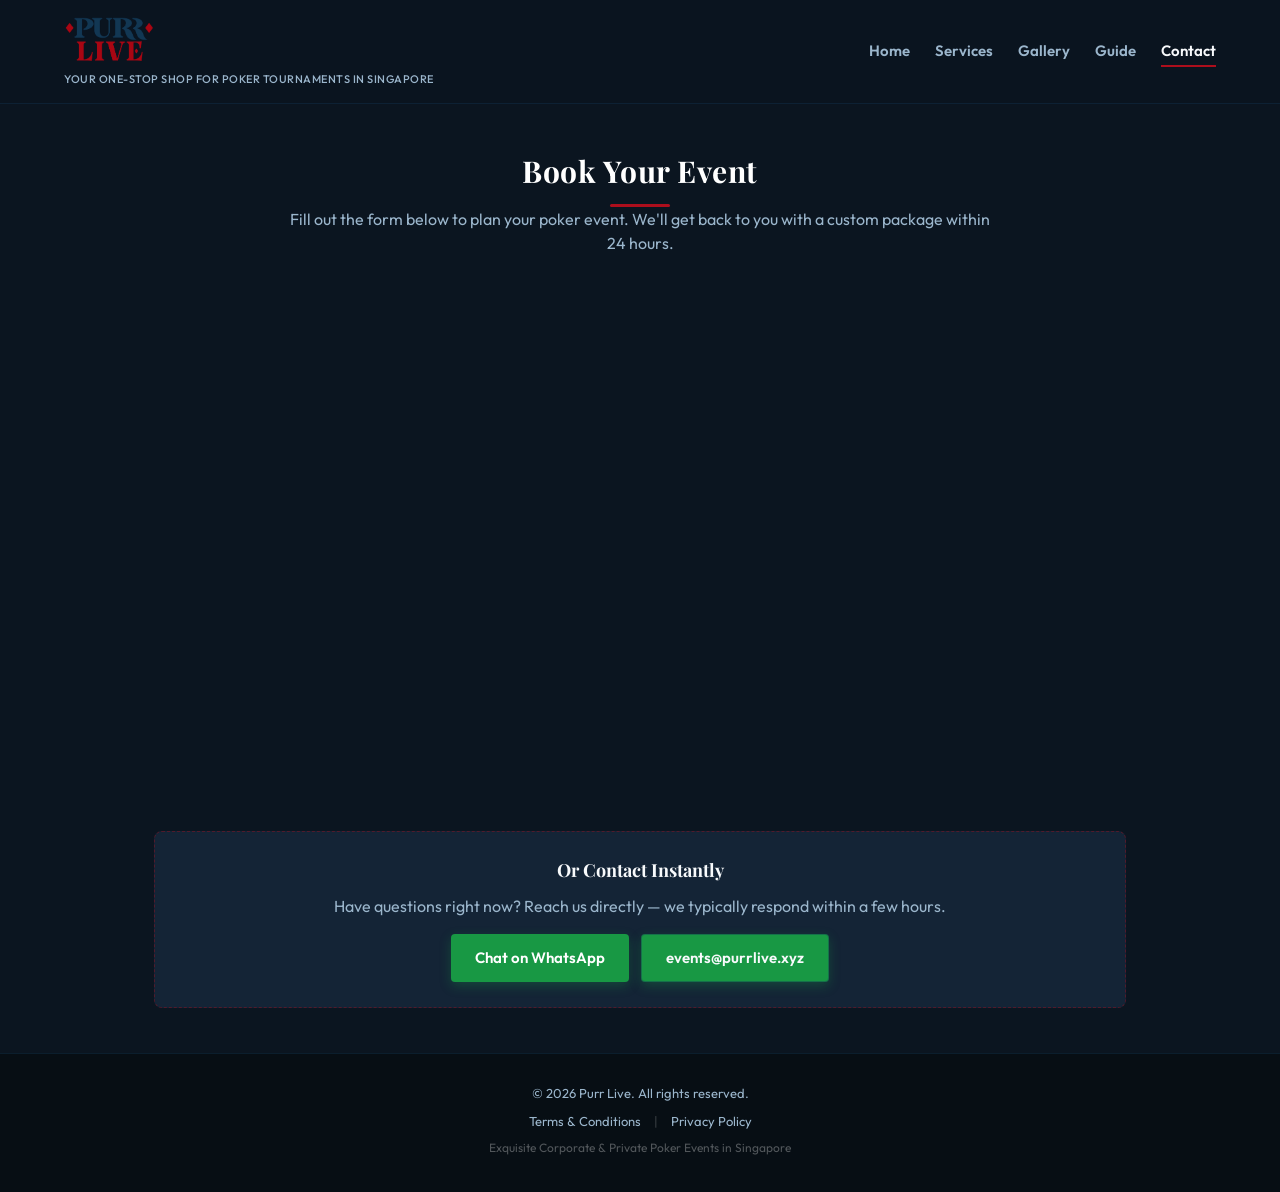
<file: contact.html>
<!DOCTYPE html>
<html lang="en">
<head>
  <meta charset="UTF-8">
  <meta name="viewport" content="width=device-width, initial-scale=1.0">
  <title>Book a Poker Event Singapore | Purr Live</title>
  <meta name="description" content="Ready to host a poker event? Contact Purr Live to book your corporate poker night in Singapore. Submit an enquiry or reach us instantly on WhatsApp for a custom quote within 24 hours.">

  <!-- Open Graph -->
  <meta property="og:type" content="website">
  <meta property="og:site_name" content="Purr Live">
  <meta property="og:url" content="https://purrlive.xyz/contact.html">
  <meta property="og:title" content="Book a Poker Event Singapore | Purr Live">
  <meta property="og:description" content="Ready to host a poker event? Contact Purr Live to book your corporate poker night in Singapore. Submit an enquiry or reach us instantly on WhatsApp for a custom quote within 24 hours.">
  <meta property="og:image" content="https://purrlive.xyz/images/opengraph.png">
  <meta property="og:image:width" content="1200">
  <meta property="og:image:height" content="630">
  <meta property="og:locale" content="en_SG">

  <!-- Twitter Card -->
  <meta name="twitter:card" content="summary_large_image">
  <meta name="twitter:title" content="Book a Poker Event Singapore | Purr Live">
  <meta name="twitter:description" content="Ready to host a poker event? Contact Purr Live to book your corporate poker night in Singapore. Submit an enquiry or reach us instantly on WhatsApp for a custom quote within 24 hours.">
  <meta name="twitter:image" content="https://purrlive.xyz/images/opengraph.png">

  <!-- Structured Data: BreadcrumbList + ContactPage -->
  <script type="application/ld+json">
  {
    "@context": "https://schema.org",
    "@graph": [
      {
        "@type": "BreadcrumbList",
        "itemListElement": [
          {"@type": "ListItem", "position": 1, "name": "Home", "item": "https://purrlive.xyz/"},
          {"@type": "ListItem", "position": 2, "name": "Contact", "item": "https://purrlive.xyz/contact.html"}
        ]
      },
      {
        "@type": "ContactPage",
        "name": "Book a Poker Event",
        "url": "https://purrlive.xyz/contact.html",
        "description": "Book a corporate poker event in Singapore with Purr Live. WhatsApp or enquiry form available.",
        "provider": {"@id": "https://purrlive.xyz/#business"}
      }
    ]
  }
  </script>

  <link rel="stylesheet" href="style.css">
</head>
<body>

  <nav>
    <div class="logo-container">
      <a href="index.html" class="logo"><img src="images/logo.png" alt="Elite Poker Logo"></a>
      <span class="tagline">Your one-stop shop for poker tournaments in Singapore</span>
    </div>
    <button class="menu-btn" id="menu-toggle">☰</button>
    <div class="nav-links" id="nav-links">
      <a href="index.html">Home</a>
      <a href="services.html">Services</a>
      <a href="gallery.html">Gallery</a>
      <a href="how-to-host-poker-tournament-singapore.html">Guide</a>
      <a href="contact.html" class="active">Contact</a>
    </div>
  </nav>

  <section>
    <h2>Book Your Event</h2>
    <p style="text-align: center; max-width: 700px; margin: -30px auto 40px; color: var(--text-muted);">
      Fill out the form below to plan your poker event. We'll get back to you with a custom package within 24 hours.
    </p>

    <div style="max-width: 550px; margin: 0 auto;">
      <iframe data-tally-src="https://tally.so/embed/RGldp9?alignLeft=1&hideTitle=1&transparentBackground=1&dynamicHeight=1"
        loading="lazy"
        width="100%"
        height="500"
        frameborder="0"
        marginheight="0"
        marginwidth="0"
        title="Book a Poker Event"
        style="border-radius: 8px;"
      ></iframe>
      <script>
        var d=document,w="https://tally.so/widgets/embed.js",
        v=function(){"undefined"!=typeof Tally?Tally.loadEmbeds():d.querySelectorAll("iframe[data-tally-src]:not([src])").forEach(function(e){e.src=e.dataset.tallySrc})};
        if("undefined"!=typeof Tally)v();
        else if(d.querySelector('script[src="'+w+'"]')==null){var s=d.createElement("script");s.src=w;s.onload=v;s.onerror=v;d.body.appendChild(s);}
      </script>
    </div>

    <div class="whatsapp-contact">
      <h3>Or Contact Instantly</h3>
      <p style="color: var(--text-muted); margin-bottom: 16px;">Have questions right now? Reach us directly — we typically respond within a few hours.</p>
      <div style="display: flex; gap: 12px; justify-content: center; flex-wrap: wrap;">
        <a href="https://wa.me/6581100622?text=Hi%2C%20I%20want%20to%20organise%20a%20poker%20event.%0ADate%3A%20%0APlayers%3A%20%0AVenue%20selected%3F%3A%20Y%2FN%0ARequirements%3A%20" class="btn" target="_blank" rel="noopener noreferrer">
          Chat on WhatsApp
        </a>
        <a href="mailto:events@purrlive.xyz" class="btn btn-secondary">
          events@purrlive.xyz
        </a>
      </div>
    </div>
  </section>

  <footer>
    <p>© 2026 Purr Live. All rights reserved.</p>
    <p style="margin-top: 8px;">
      <a href="terms.html" style="color: var(--text-muted); text-decoration: none; font-size: 13px; margin: 0 10px;">Terms &amp; Conditions</a>
      <span style="color: rgba(255,255,255,0.2);">|</span>
      <a href="privacy.html" style="color: var(--text-muted); text-decoration: none; font-size: 13px; margin: 0 10px;">Privacy Policy</a>
    </p>
    <p style="font-size: 12px; color: rgba(255,255,255,0.3); margin-top: 8px;">Exquisite Corporate &amp; Private Poker Events in Singapore</p>
  </footer>

  <script src="script.js"></script>
</body>
</html>
</file>
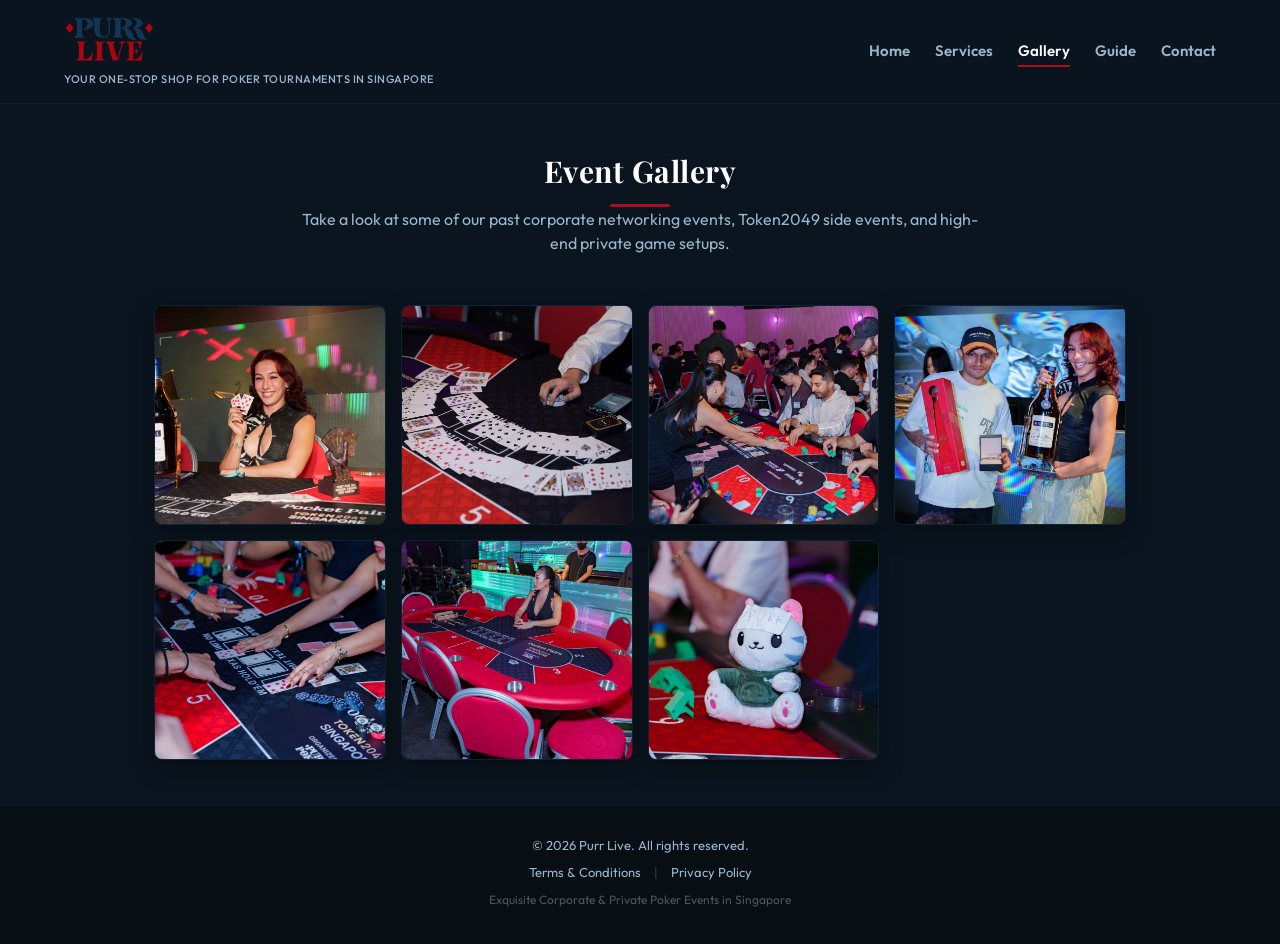
<file: gallery.html>
<!DOCTYPE html>
<html lang="en">
<head>
  <meta charset="UTF-8">
  <meta name="viewport" content="width=device-width, initial-scale=1.0">
  <title>Past Poker Events Singapore | Purr Live</title>
  <meta name="description" content="See Purr Live in action. Browse photos from our past corporate poker nights, Token2049 side events, high-roller private games, and skyline penthouse tournaments in Singapore.">

  <!-- Open Graph -->
  <meta property="og:type" content="website">
  <meta property="og:site_name" content="Purr Live">
  <meta property="og:url" content="https://purrlive.xyz/gallery.html">
  <meta property="og:title" content="Past Poker Events Singapore | Purr Live">
  <meta property="og:description" content="See Purr Live in action. Browse photos from our past corporate poker nights, Token2049 side events, high-roller private games, and skyline penthouse tournaments in Singapore.">
  <meta property="og:image" content="https://purrlive.xyz/images/opengraph.png">
  <meta property="og:image:width" content="1200">
  <meta property="og:image:height" content="630">
  <meta property="og:locale" content="en_SG">

  <!-- Twitter Card -->
  <meta name="twitter:card" content="summary_large_image">
  <meta name="twitter:title" content="Past Poker Events Singapore | Purr Live">
  <meta name="twitter:description" content="See Purr Live in action. Browse photos from our past corporate poker nights, Token2049 side events, high-roller private games, and skyline penthouse tournaments in Singapore.">
  <meta name="twitter:image" content="https://purrlive.xyz/images/opengraph.png">

  <!-- Structured Data: BreadcrumbList -->
  <script type="application/ld+json">
  {
    "@context": "https://schema.org",
    "@type": "BreadcrumbList",
    "itemListElement": [
      {"@type": "ListItem", "position": 1, "name": "Home", "item": "https://purrlive.xyz/"},
      {"@type": "ListItem", "position": 2, "name": "Gallery", "item": "https://purrlive.xyz/gallery.html"}
    ]
  }
  </script>

  <link rel="stylesheet" href="style.css">
</head>
<body>

  <nav>
    <div class="logo-container">
      <a href="index.html" class="logo"><img src="images/logo.png" alt="Elite Poker Logo"></a>
      <span class="tagline">Your one-stop shop for poker tournaments in Singapore</span>
    </div>
    <button class="menu-btn" id="menu-toggle">☰</button>
    <div class="nav-links" id="nav-links">
      <a href="index.html">Home</a>
      <a href="services.html">Services</a>
      <a href="gallery.html" class="active">Gallery</a>
      <a href="how-to-host-poker-tournament-singapore.html">Guide</a>
      <a href="contact.html">Contact</a>
    </div>
  </nav>

  <section>
    <h2>Event Gallery</h2>
    <p style="text-align: center; max-width: 700px; margin: -30px auto 50px; color: var(--text-muted);">
      Take a look at some of our past corporate networking events, Token2049 side events, and high-end private game setups.
    </p>

    <div class="gallery-grid">
      <div class="gallery-item">
        <img src="images/pocketpairs1.jpg" alt="Pocket Pairs 2026">
        <div class="gallery-overlay">
          <span>Pocket Pairs 2026</span>
        </div>
      </div>

      <div class="gallery-item">
        <img src="images/pocketpairs2.jpg" alt="Pocket Pairs 2026">
        <div class="gallery-overlay">
          <span>Pocket Pairs 2026</span>
        </div>
      </div>

      <div class="gallery-item">
        <img src="images/pocketpairs3.jpg" alt="Pocket Pairs 2026">
        <div class="gallery-overlay">
          <span>Pocket Pairs 2026</span>
        </div>
      </div>

      <div class="gallery-item">
        <img src="images/pocketpairs4.jpg" alt="Pocket Pairs 2026">
        <div class="gallery-overlay">
          <span>Pocket Pairs 2026</span>
        </div>
      </div>

      <div class="gallery-item">
        <img src="images/pocketpairs5.jpg" alt="Pocket Pairs 2026">
        <div class="gallery-overlay">
          <span>Pocket Pairs 2026</span>
        </div>
      </div>

      <div class="gallery-item">
        <img src="images/pocketpairs6.jpg" alt="Pocket Pairs 2026">
        <div class="gallery-overlay">
          <span>Pocket Pairs 2026</span>
        </div>
      </div>

      <div class="gallery-item">
        <img src="images/pocketpairs7.jpg" alt="Pocket Pairs 2026">
        <div class="gallery-overlay">
          <span>Pocket Pairs 2026</span>
        </div>
      </div>
    </div>
  </section>

  <footer>
    <p>© 2026 Purr Live. All rights reserved.</p>
    <p style="margin-top: 8px;">
      <a href="terms.html" style="color: var(--text-muted); text-decoration: none; font-size: 13px; margin: 0 10px;">Terms &amp; Conditions</a>
      <span style="color: rgba(255,255,255,0.2);">|</span>
      <a href="privacy.html" style="color: var(--text-muted); text-decoration: none; font-size: 13px; margin: 0 10px;">Privacy Policy</a>
    </p>
    <p style="font-size: 12px; color: rgba(255,255,255,0.3); margin-top: 8px;">Exquisite Corporate &amp; Private Poker Events in Singapore</p>
  </footer>

  <script src="script.js"></script>
</body>
</html>
</file>
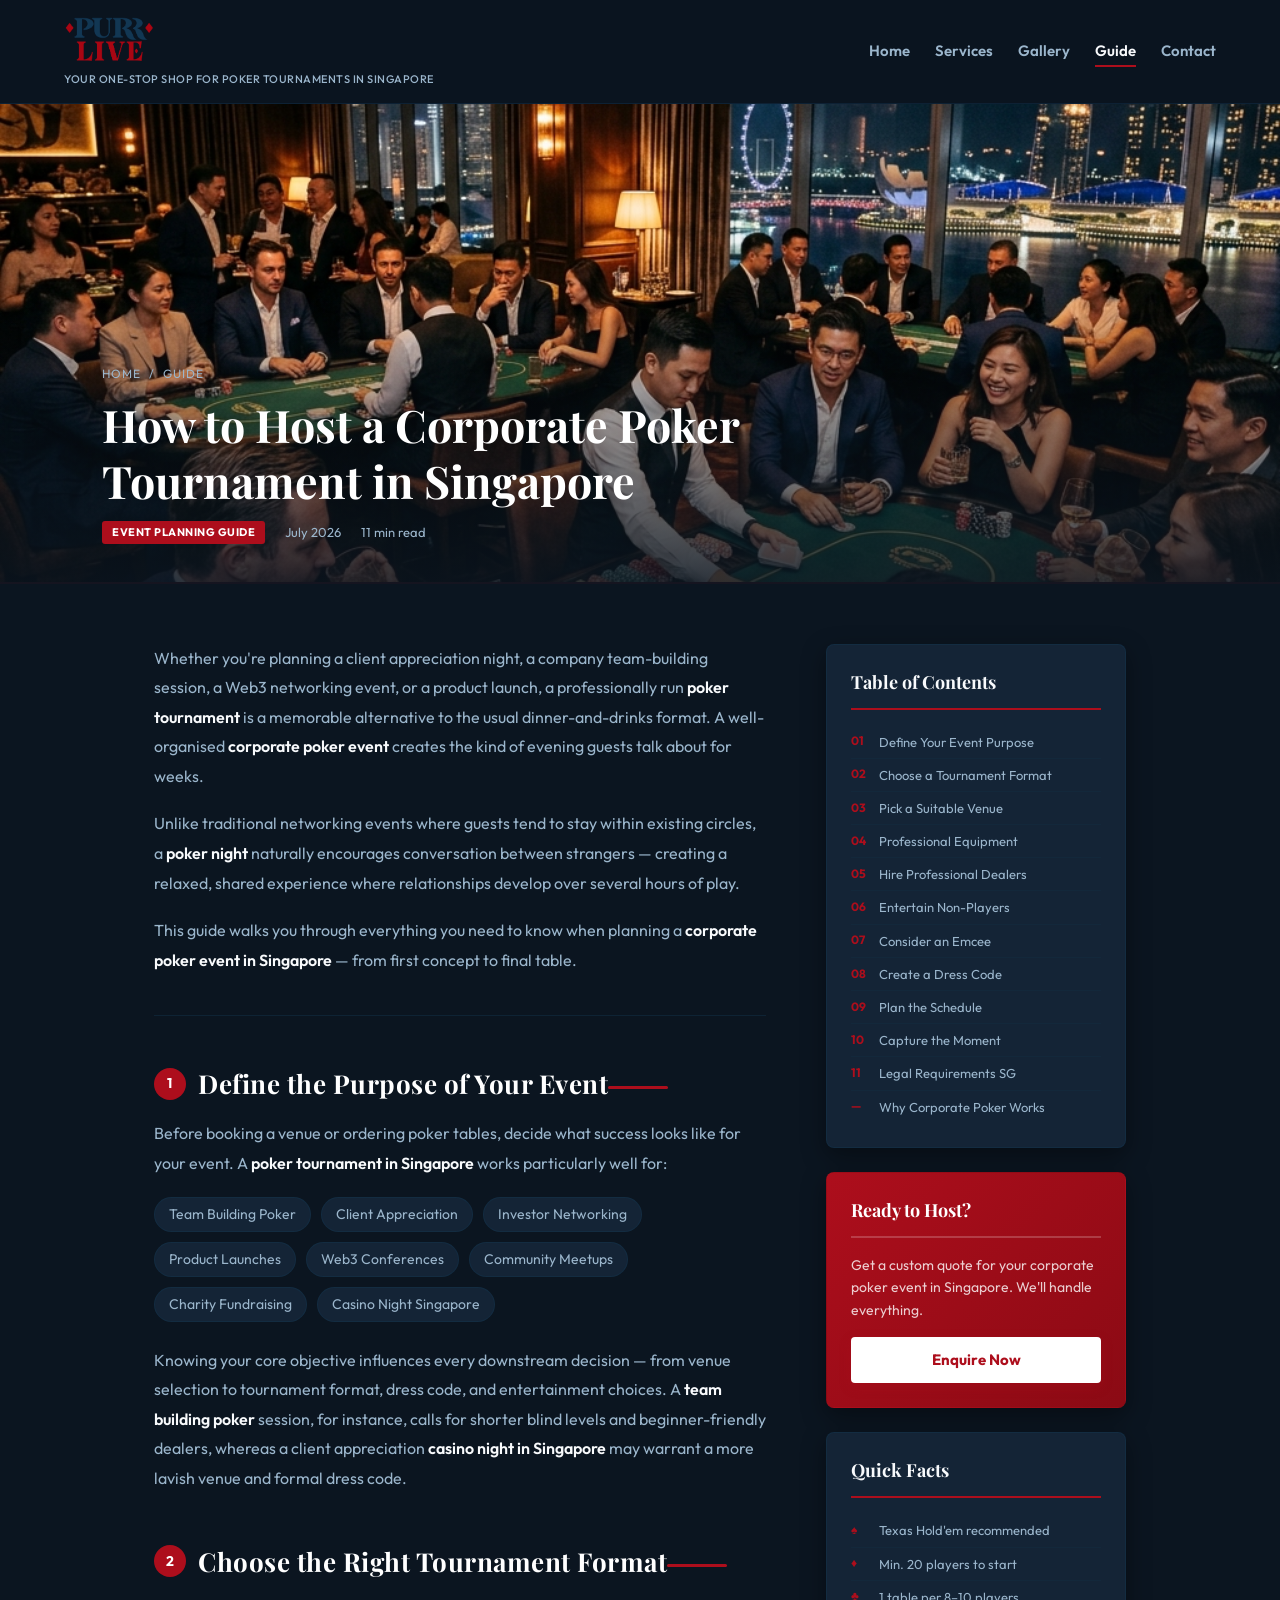
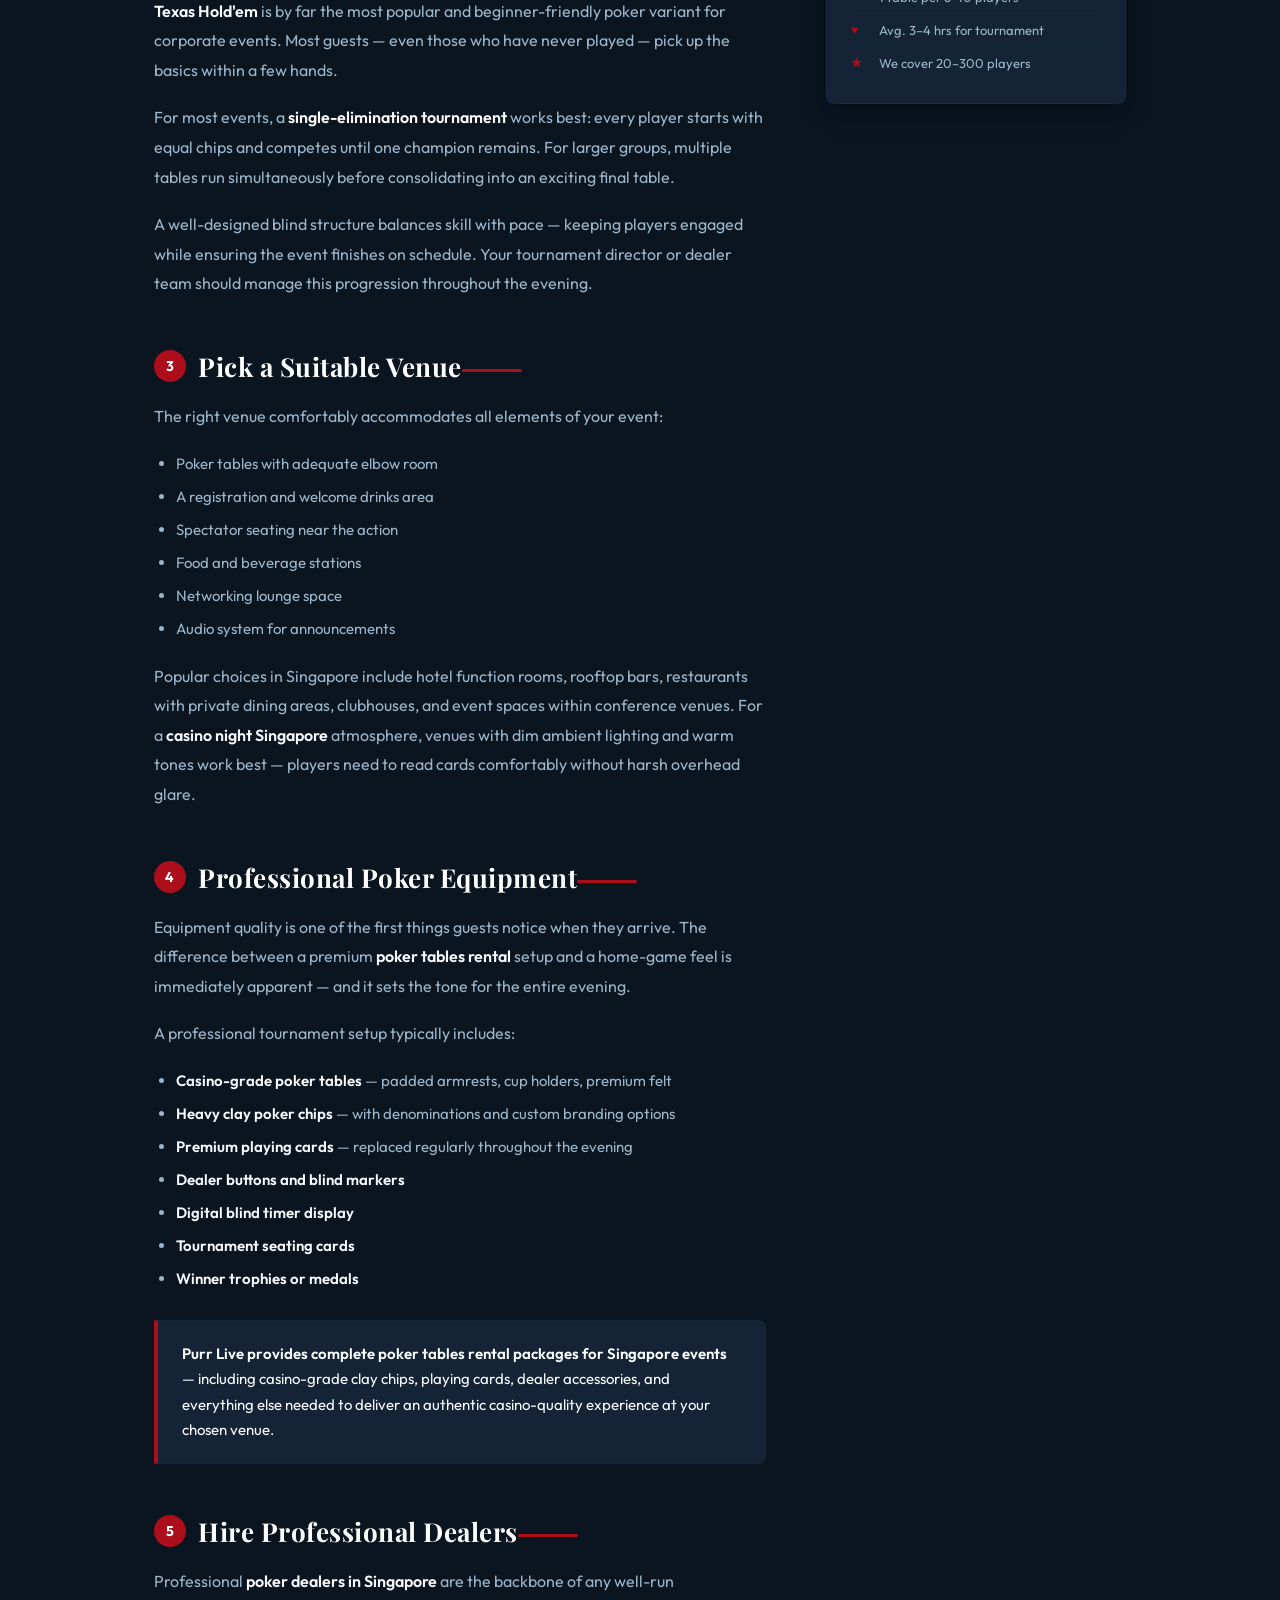
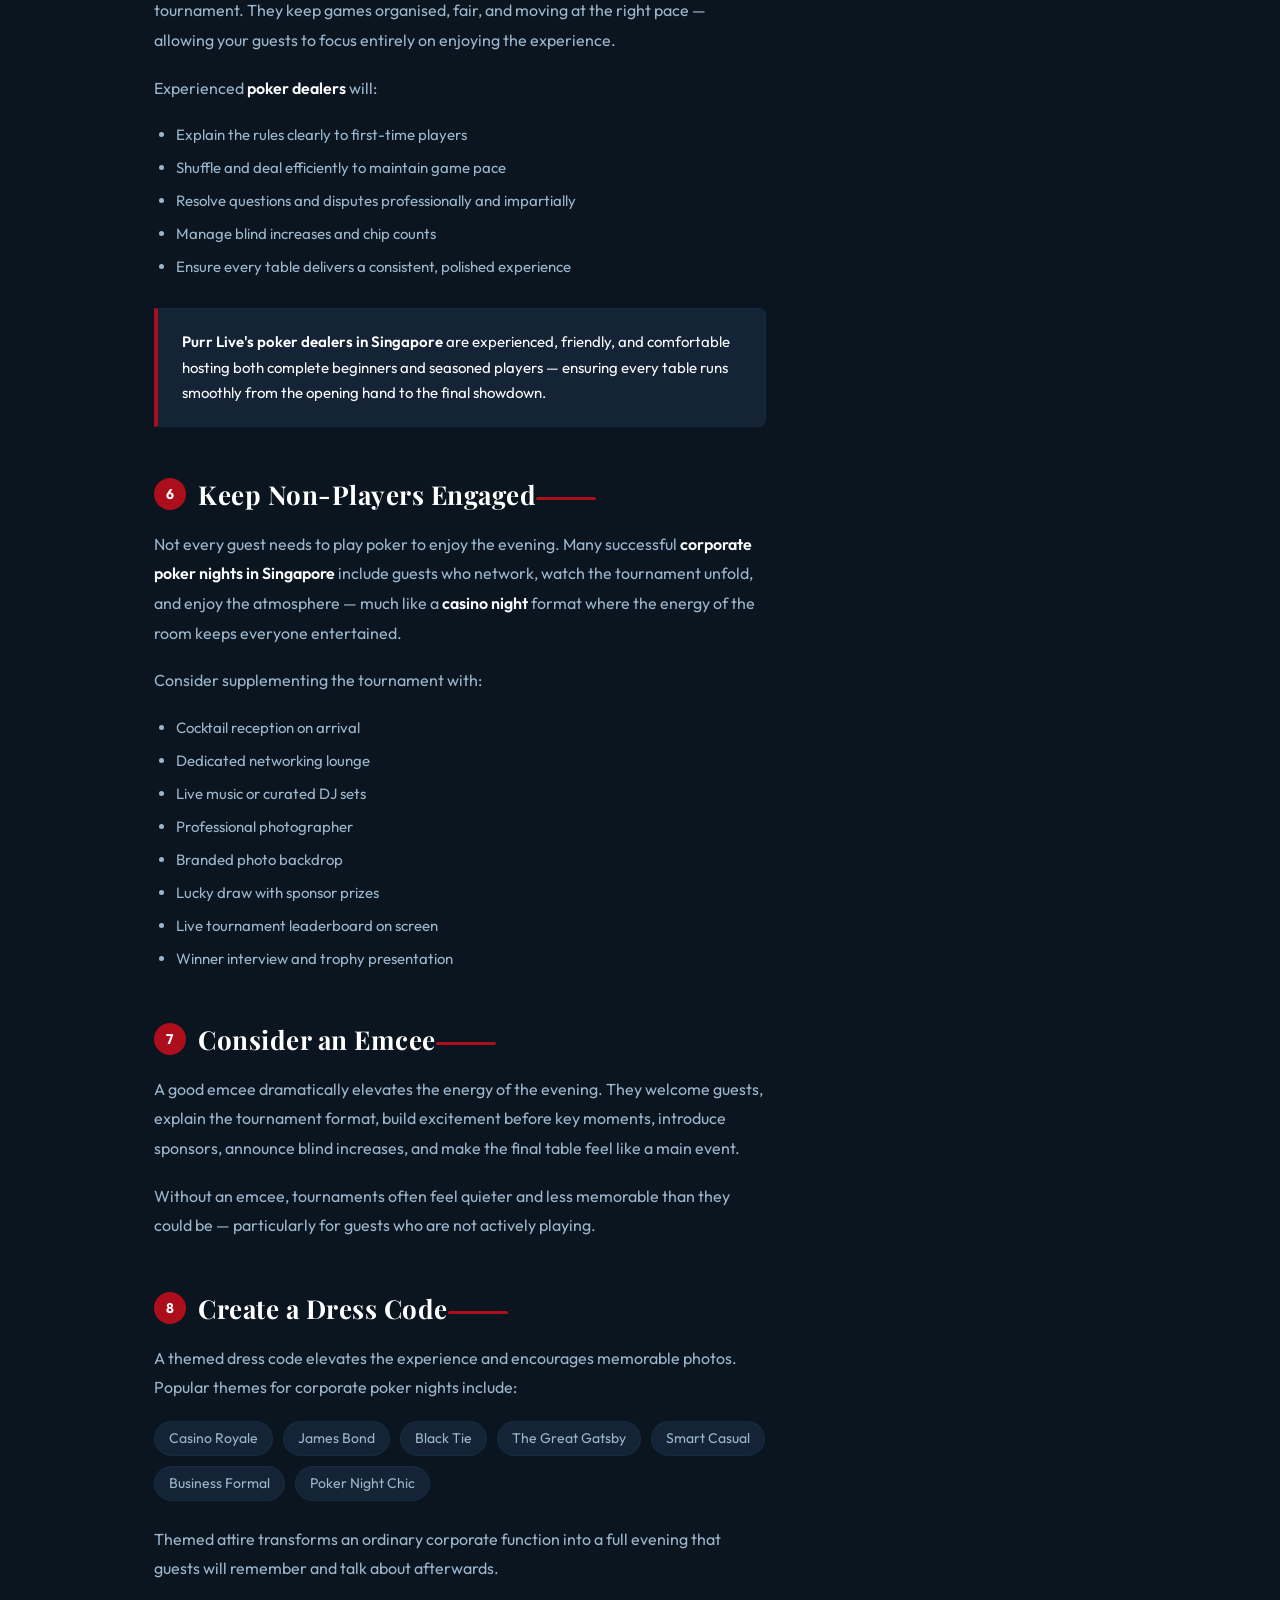
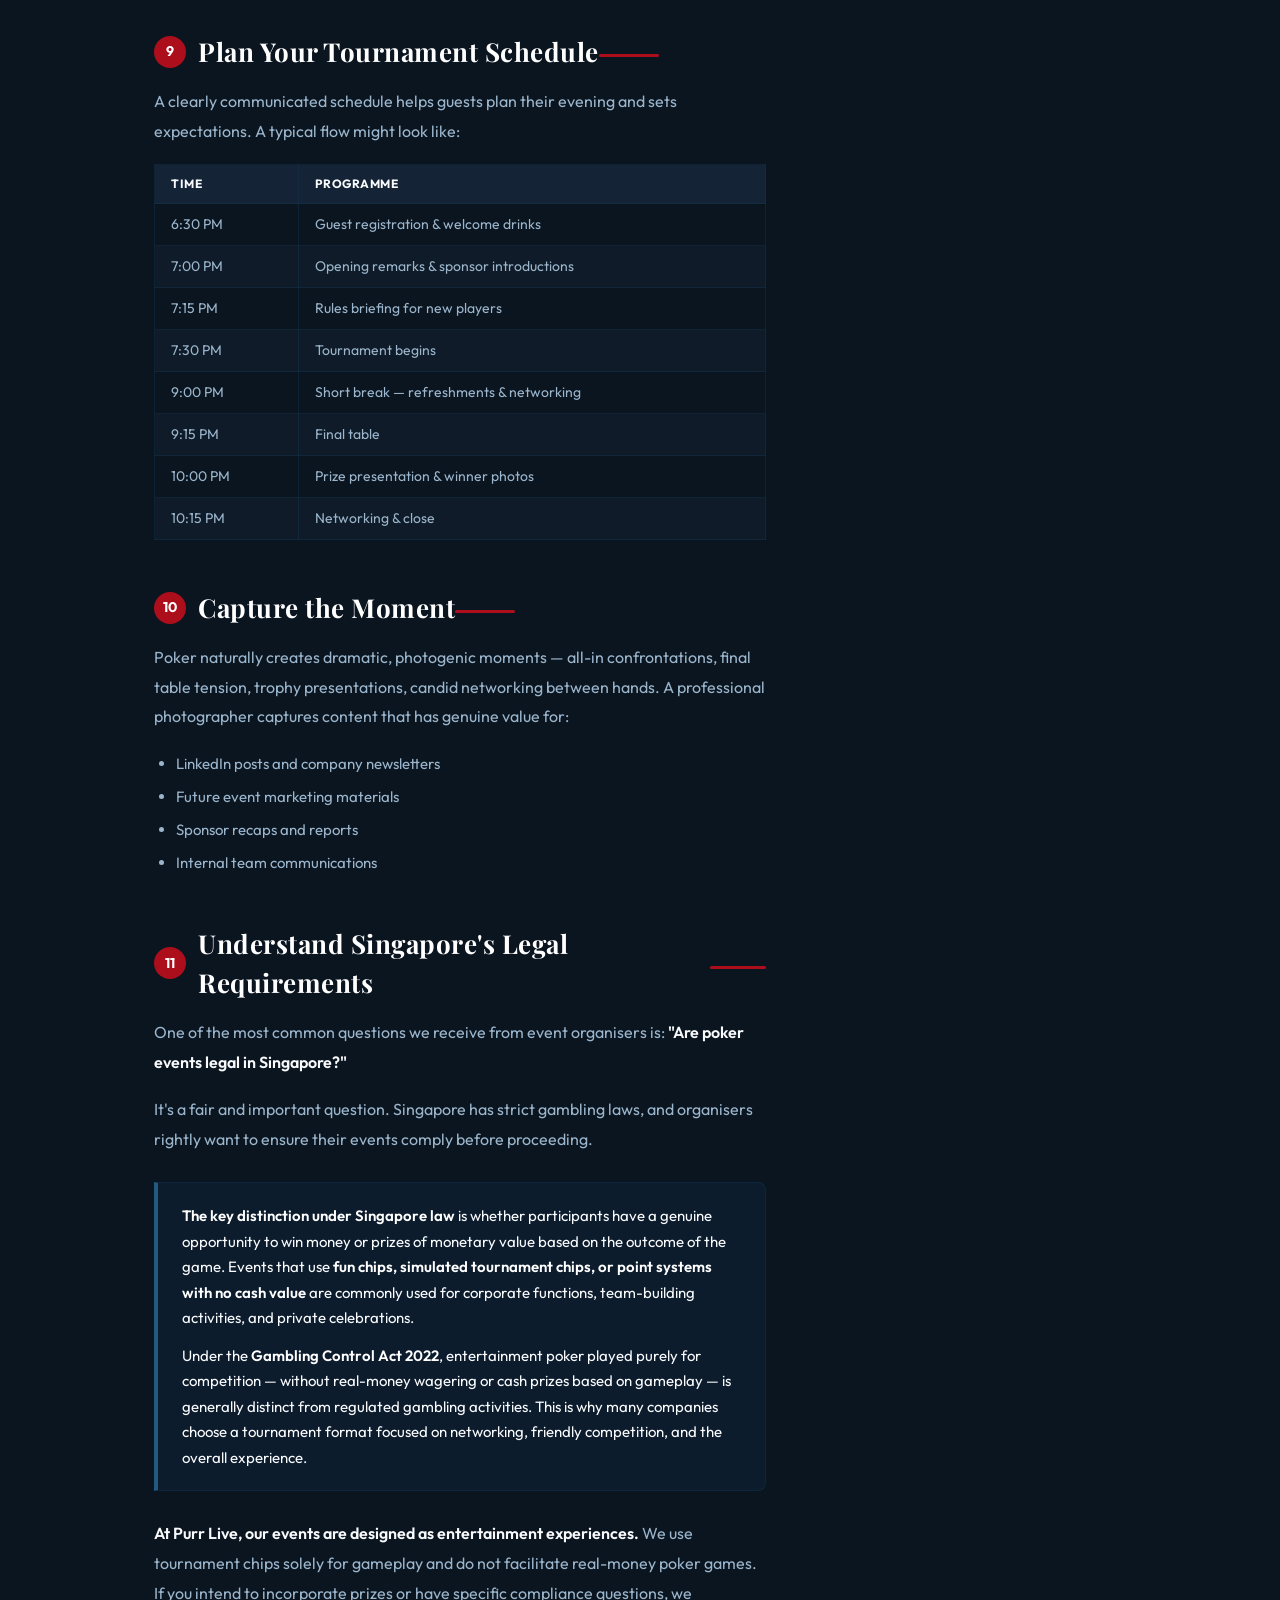
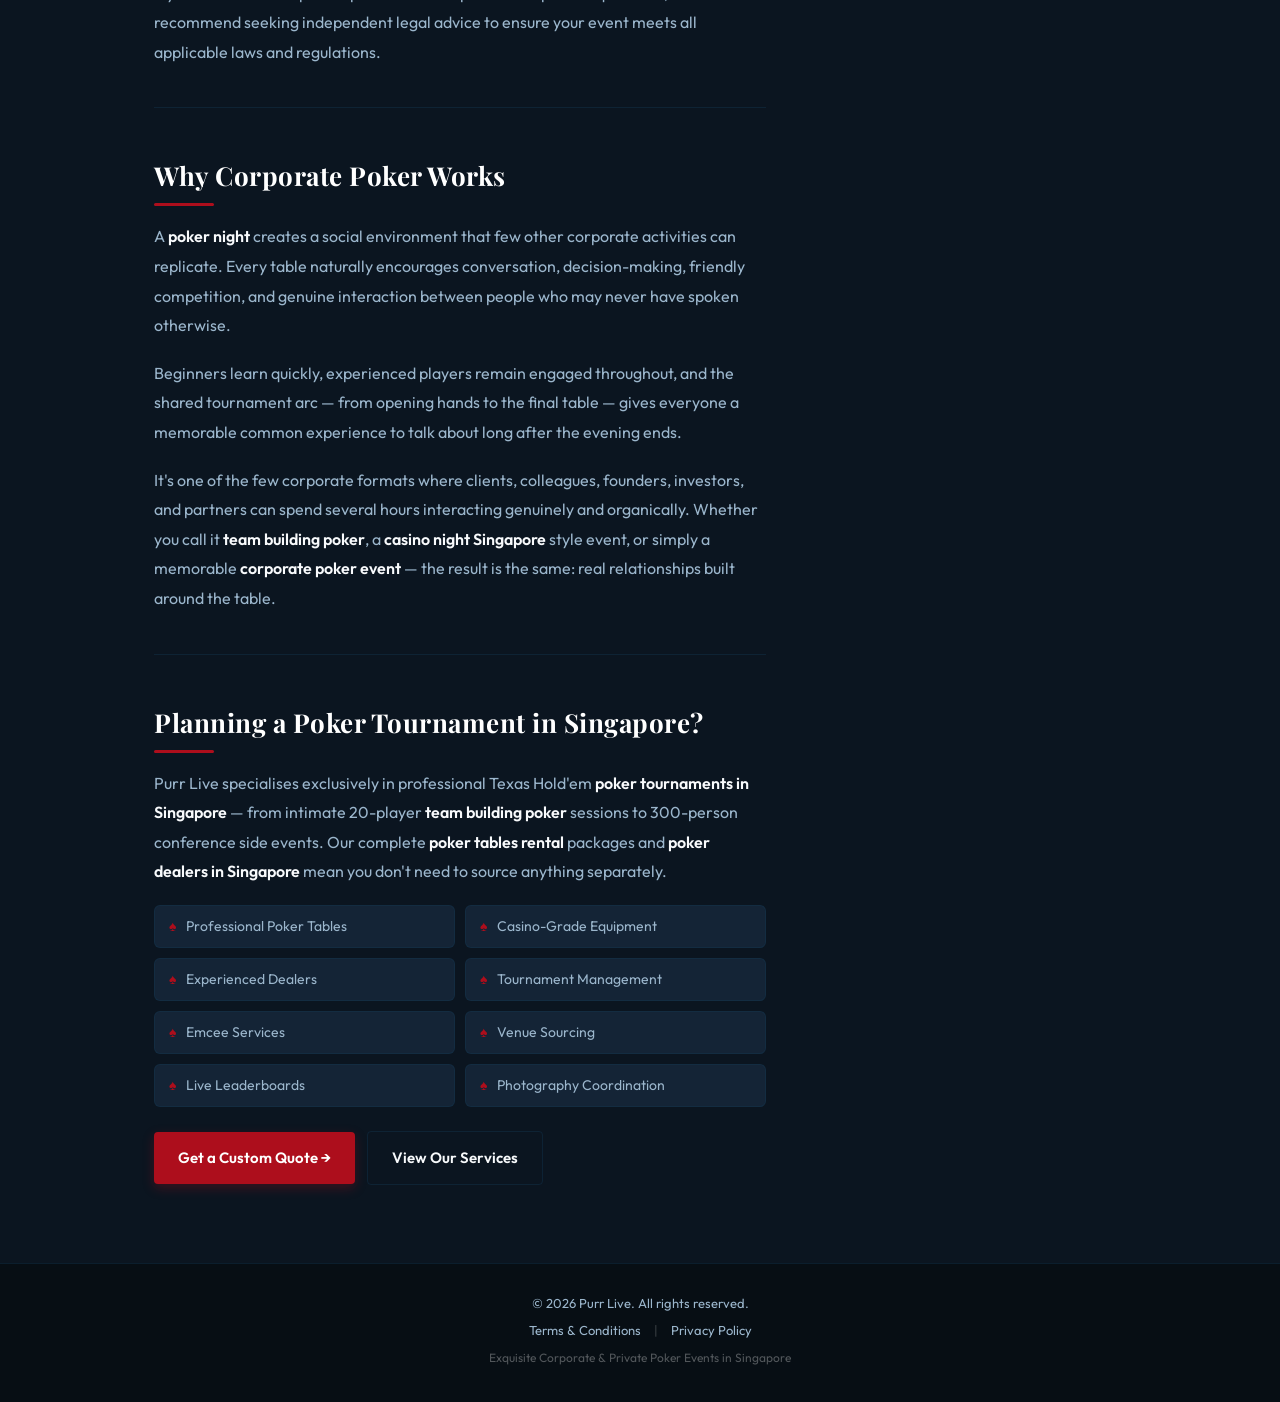
<file: how-to-host-poker-tournament-singapore.html>
<!DOCTYPE html>
<html lang="en">
<head>
  <meta charset="UTF-8">
  <meta name="viewport" content="width=device-width, initial-scale=1.0">
  <title>How to Host a Corporate Poker Tournament in Singapore | Purr Live</title>
  <meta name="description" content="A complete guide to planning a corporate poker tournament in Singapore — from choosing the right format and venue to hiring professional dealers and staying legally compliant.">

  <!-- Open Graph -->
  <meta property="og:type" content="article">
  <meta property="og:site_name" content="Purr Live">
  <meta property="og:url" content="https://purrlive.xyz/how-to-host-poker-tournament-singapore.html">
  <meta property="og:title" content="How to Host a Corporate Poker Tournament in Singapore | Purr Live">
  <meta property="og:description" content="A complete guide to planning a corporate poker tournament in Singapore — from choosing the right format and venue to hiring professional dealers and staying legally compliant.">
  <meta property="og:image" content="https://purrlive.xyz/images/opengraph.png">
  <meta property="og:image:width" content="1200">
  <meta property="og:image:height" content="630">
  <meta property="og:locale" content="en_SG">
  <meta property="article:published_time" content="2026-07-04">
  <meta property="article:author" content="Purr Live">

  <!-- Twitter Card -->
  <meta name="twitter:card" content="summary_large_image">
  <meta name="twitter:title" content="How to Host a Corporate Poker Tournament in Singapore | Purr Live">
  <meta name="twitter:description" content="A complete guide to planning a corporate poker tournament in Singapore — from choosing the right format and venue to hiring professional dealers and staying legally compliant.">
  <meta name="twitter:image" content="https://purrlive.xyz/images/opengraph.png">

  <!-- Structured Data: Article + BreadcrumbList -->
  <script type="application/ld+json">
  {
    "@context": "https://schema.org",
    "@graph": [
      {
        "@type": "BreadcrumbList",
        "itemListElement": [
          {"@type": "ListItem", "position": 1, "name": "Home", "item": "https://purrlive.xyz/"},
          {"@type": "ListItem", "position": 2, "name": "How to Host a Corporate Poker Tournament in Singapore", "item": "https://purrlive.xyz/how-to-host-poker-tournament-singapore.html"}
        ]
      },
      {
        "@type": "Article",
        "headline": "How to Host a Corporate Poker Tournament in Singapore",
        "description": "A complete guide to planning a corporate poker tournament in Singapore — from format and venue selection to professional dealers and legal compliance.",
        "image": "https://purrlive.xyz/images/poker-dinner-banner.png",
        "author": {
          "@type": "Organization",
          "name": "Purr Live",
          "url": "https://purrlive.xyz"
        },
        "publisher": {
          "@type": "Organization",
          "name": "Purr Live",
          "logo": {
            "@type": "ImageObject",
            "url": "https://purrlive.xyz/images/logo.png"
          }
        },
        "datePublished": "2026-07-04",
        "dateModified": "2026-07-04",
        "url": "https://purrlive.xyz/how-to-host-poker-tournament-singapore.html",
        "mainEntityOfPage": "https://purrlive.xyz/how-to-host-poker-tournament-singapore.html"
      }
    ]
  }
  </script>

  <link rel="stylesheet" href="style.css">
  <style>
    /* Article-specific styles */
    .article-banner {
      width: 100%;
      height: 480px;
      object-fit: cover;
      object-position: center;
      display: block;
      border-bottom: 2px solid var(--border-accent);
    }

    .article-banner-wrap {
      position: relative;
      overflow: hidden;
    }

    .article-banner-wrap::after {
      content: '';
      position: absolute;
      inset: 0;
      background: linear-gradient(to bottom, transparent 40%, rgba(11, 21, 32, 0.85) 100%);
    }

    .article-hero-text {
      position: absolute;
      bottom: 0;
      left: 0;
      right: 0;
      z-index: 2;
      padding: 40px 8%;
    }

    .article-hero-text .breadcrumb {
      font-size: 12px;
      text-transform: uppercase;
      letter-spacing: 1px;
      color: var(--text-muted);
      margin-bottom: 14px;
    }

    .article-hero-text .breadcrumb a {
      color: var(--text-muted);
      text-decoration: none;
      transition: color 0.2s;
    }

    .article-hero-text .breadcrumb a:hover {
      color: var(--text-light);
    }

    .article-hero-text h1 {
      font-family: var(--font-heading);
      font-size: clamp(26px, 3.5vw, 46px);
      color: #fff;
      max-width: 800px;
      line-height: 1.25;
      margin-bottom: 12px;
    }

    .article-meta {
      font-size: 13px;
      color: var(--text-muted);
      display: flex;
      gap: 20px;
      flex-wrap: wrap;
      align-items: center;
    }

    .article-meta .tag {
      background: var(--red-primary);
      color: white;
      padding: 3px 10px;
      border-radius: 3px;
      font-size: 11px;
      font-weight: 700;
      text-transform: uppercase;
      letter-spacing: 0.5px;
    }

    /* Main article layout */
    .article-layout {
      max-width: 1100px;
      margin: 0 auto;
      padding: 60px 5%;
      display: grid;
      grid-template-columns: 1fr 300px;
      gap: 60px;
      align-items: start;
    }

    @media (max-width: 900px) {
      .article-layout {
        grid-template-columns: 1fr;
        gap: 40px;
      }
      .article-sidebar {
        order: -1;
      }
    }

    /* Article body content */
    .article-body h2 {
      text-align: left;
      font-size: 26px;
      margin: 48px 0 16px;
      color: #fff;
    }

    .article-body h2::after {
      margin: 8px 0 0;
    }

    .article-body h2:first-child {
      margin-top: 0;
    }

    .article-body p {
      color: var(--text-muted);
      font-size: 16px;
      line-height: 1.85;
      margin-bottom: 18px;
    }

    .article-body strong {
      color: var(--text-light);
      font-weight: 600;
    }

    .article-body ul, .article-body ol {
      padding-left: 22px;
      margin-bottom: 20px;
    }

    .article-body li {
      color: var(--text-muted);
      font-size: 15px;
      line-height: 1.8;
      margin-bottom: 6px;
    }

    .article-body li strong {
      color: var(--text-light);
    }

    .article-body .step-number {
      display: inline-flex;
      align-items: center;
      justify-content: center;
      width: 32px;
      height: 32px;
      background: var(--red-primary);
      color: white;
      font-weight: 700;
      font-size: 14px;
      border-radius: 50%;
      margin-right: 12px;
      flex-shrink: 0;
      font-family: var(--font-body);
    }

    .article-body h2.step-heading {
      display: flex;
      align-items: center;
    }

    /* Callout box */
    .callout {
      background: var(--bg-card);
      border-left: 4px solid var(--red-primary);
      border-radius: 0 8px 8px 0;
      padding: 20px 24px;
      margin: 28px 0;
      border-top: 1px solid var(--border-color);
      border-right: 1px solid var(--border-color);
      border-bottom: 1px solid var(--border-color);
    }

    .callout p {
      margin: 0;
      font-size: 15px;
      color: var(--text-light) !important;
      line-height: 1.7;
    }

    .callout p strong {
      color: #fff;
    }

    /* Legal callout */
    .callout-info {
      background: rgba(18, 55, 83, 0.25);
      border-left-color: var(--blue-hover);
    }

    /* Divider */
    .article-divider {
      border: none;
      border-top: 1px solid var(--border-color);
      margin: 40px 0;
    }

    /* Tag pills grid */
    .tag-grid {
      display: flex;
      flex-wrap: wrap;
      gap: 10px;
      margin: 16px 0 24px;
    }

    .tag-pill {
      background: var(--bg-card);
      border: 1px solid var(--border-color);
      color: var(--text-muted);
      padding: 6px 14px;
      border-radius: 20px;
      font-size: 14px;
      transition: var(--transition-smooth);
    }

    .tag-pill:hover {
      border-color: var(--red-primary);
      color: var(--text-light);
    }

    /* Schedule table */
    .schedule-table {
      width: 100%;
      border-collapse: collapse;
      margin: 16px 0 24px;
      font-size: 14px;
    }

    .schedule-table th {
      background: var(--bg-card);
      color: var(--text-light);
      font-weight: 700;
      text-align: left;
      padding: 10px 16px;
      border: 1px solid var(--border-color);
      text-transform: uppercase;
      letter-spacing: 0.5px;
      font-size: 12px;
    }

    .schedule-table td {
      padding: 10px 16px;
      border: 1px solid var(--border-color);
      color: var(--text-muted);
    }

    .schedule-table tr:nth-child(even) td {
      background: rgba(20, 36, 54, 0.4);
    }

    /* Sidebar */
    .article-sidebar {
      position: sticky;
      top: 90px;
    }

    .sidebar-card {
      background: var(--bg-card);
      border: 1px solid var(--border-color);
      border-radius: 8px;
      padding: 24px;
      margin-bottom: 24px;
      box-shadow: var(--shadow-premium);
    }

    .sidebar-card h3 {
      font-family: var(--font-heading);
      font-size: 18px;
      color: var(--text-light);
      margin-bottom: 16px;
      padding-bottom: 12px;
      border-bottom: 2px solid var(--red-primary);
    }

    .toc-list {
      list-style: none;
      padding: 0;
      margin: 0;
    }

    .toc-list li {
      margin-bottom: 0;
    }

    .toc-list a {
      display: flex;
      align-items: center;
      gap: 10px;
      color: var(--text-muted);
      text-decoration: none;
      font-size: 13px;
      padding: 7px 0;
      border-bottom: 1px solid rgba(18, 55, 83, 0.2);
      transition: var(--transition-smooth);
      line-height: 1.4;
    }

    .toc-list a:hover {
      color: var(--text-light);
    }

    .toc-list a .toc-num {
      color: var(--red-primary);
      font-weight: 700;
      font-size: 12px;
      min-width: 18px;
    }

    .toc-list li:last-child a {
      border-bottom: none;
    }

    .sidebar-cta {
      background: linear-gradient(135deg, var(--red-primary), #8b0a14);
      border-color: transparent;
    }

    .sidebar-cta h3 {
      border-bottom-color: rgba(255,255,255,0.2);
      color: white;
    }

    .sidebar-cta p {
      color: rgba(255,255,255,0.8);
      font-size: 14px;
      line-height: 1.6;
      margin-bottom: 16px;
    }

    .sidebar-cta .btn {
      background: white;
      color: var(--red-primary);
      width: 100%;
      font-weight: 700;
    }

    .sidebar-cta .btn:hover {
      background: rgba(255,255,255,0.9);
      transform: translateY(-1px);
    }

    /* Services list in article */
    .services-list {
      display: grid;
      grid-template-columns: 1fr 1fr;
      gap: 10px;
      margin: 16px 0 24px;
    }

    .services-list .service-item {
      display: flex;
      align-items: center;
      gap: 10px;
      background: var(--bg-card);
      border: 1px solid var(--border-color);
      border-radius: 6px;
      padding: 10px 14px;
      font-size: 14px;
      color: var(--text-muted);
      transition: var(--transition-smooth);
    }

    .services-list .service-item:hover {
      border-color: var(--red-primary);
      color: var(--text-light);
    }

    .services-list .service-item::before {
      content: '♠';
      color: var(--red-primary);
      font-size: 14px;
      flex-shrink: 0;
    }

    @media (max-width: 500px) {
      .services-list {
        grid-template-columns: 1fr;
      }
      .article-banner {
        height: 280px;
      }
    }
  </style>
</head>
<body>

  <nav>
    <div class="logo-container">
      <a href="index.html" class="logo"><img src="images/logo.png" alt="Purr Live Logo"></a>
      <span class="tagline">Your one-stop shop for poker tournaments in Singapore</span>
    </div>
    <button class="menu-btn" id="menu-toggle">☰</button>
    <div class="nav-links" id="nav-links">
      <a href="index.html">Home</a>
      <a href="services.html">Services</a>
      <a href="gallery.html">Gallery</a>
      <a href="how-to-host-poker-tournament-singapore.html" class="active">Guide</a>
      <a href="contact.html">Contact</a>
    </div>
  </nav>

  <!-- Article Banner -->
  <div class="article-banner-wrap">
    <img
      src="images/poker-dinner-banner.png"
      alt="Corporate poker dinner party in Singapore"
      class="article-banner"
    >
    <div class="article-hero-text">
      <div class="breadcrumb">
        <a href="index.html">Home</a> &nbsp;/&nbsp; Guide
      </div>
      <h1>How to Host a Corporate Poker Tournament in Singapore</h1>
      <div class="article-meta">
        <span class="tag">Event Planning Guide</span>
        <span>July 2026</span>
        <span>11 min read</span>
      </div>
    </div>
  </div>

  <!-- Article Layout -->
  <div class="article-layout">

    <!-- Main Content -->
    <article class="article-body">

      <p>Whether you're planning a client appreciation night, a company team-building session, a Web3 networking event, or a product launch, a professionally run <strong>poker tournament</strong> is a memorable alternative to the usual dinner-and-drinks format. A well-organised <strong>corporate poker event</strong> creates the kind of evening guests talk about for weeks.</p>

      <p>Unlike traditional networking events where guests tend to stay within existing circles, a <strong>poker night</strong> naturally encourages conversation between strangers — creating a relaxed, shared experience where relationships develop over several hours of play.</p>

      <p>This guide walks you through everything you need to know when planning a <strong>corporate poker event in Singapore</strong> — from first concept to final table.</p>

      <hr class="article-divider">

      <!-- Step 1 -->
      <h2 class="step-heading" id="step-1">
        <span class="step-number">1</span> Define the Purpose of Your Event
      </h2>
      <p>Before booking a venue or ordering poker tables, decide what success looks like for your event. A <strong>poker tournament in Singapore</strong> works particularly well for:</p>
      <div class="tag-grid">
        <span class="tag-pill">Team Building Poker</span>
        <span class="tag-pill">Client Appreciation</span>
        <span class="tag-pill">Investor Networking</span>
        <span class="tag-pill">Product Launches</span>
        <span class="tag-pill">Web3 Conferences</span>
        <span class="tag-pill">Community Meetups</span>
        <span class="tag-pill">Charity Fundraising</span>
        <span class="tag-pill">Casino Night Singapore</span>
      </div>
      <p>Knowing your core objective influences every downstream decision — from venue selection to tournament format, dress code, and entertainment choices. A <strong>team building poker</strong> session, for instance, calls for shorter blind levels and beginner-friendly dealers, whereas a client appreciation <strong>casino night in Singapore</strong> may warrant a more lavish venue and formal dress code.</p>

      <!-- Step 2 -->
      <h2 class="step-heading" id="step-2">
        <span class="step-number">2</span> Choose the Right Tournament Format
      </h2>
      <p><strong>Texas Hold'em</strong> is by far the most popular and beginner-friendly poker variant for corporate events. Most guests — even those who have never played — pick up the basics within a few hands.</p>
      <p>For most events, a <strong>single-elimination tournament</strong> works best: every player starts with equal chips and competes until one champion remains. For larger groups, multiple tables run simultaneously before consolidating into an exciting final table.</p>
      <p>A well-designed blind structure balances skill with pace — keeping players engaged while ensuring the event finishes on schedule. Your tournament director or dealer team should manage this progression throughout the evening.</p>

      <!-- Step 3 -->
      <h2 class="step-heading" id="step-3">
        <span class="step-number">3</span> Pick a Suitable Venue
      </h2>
      <p>The right venue comfortably accommodates all elements of your event:</p>
      <ul>
        <li>Poker tables with adequate elbow room</li>
        <li>A registration and welcome drinks area</li>
        <li>Spectator seating near the action</li>
        <li>Food and beverage stations</li>
        <li>Networking lounge space</li>
        <li>Audio system for announcements</li>
      </ul>
      <p>Popular choices in Singapore include hotel function rooms, rooftop bars, restaurants with private dining areas, clubhouses, and event spaces within conference venues. For a <strong>casino night Singapore</strong> atmosphere, venues with dim ambient lighting and warm tones work best — players need to read cards comfortably without harsh overhead glare.</p>

      <!-- Step 4 -->
      <h2 class="step-heading" id="step-4">
        <span class="step-number">4</span> Professional Poker Equipment
      </h2>
      <p>Equipment quality is one of the first things guests notice when they arrive. The difference between a premium <strong>poker tables rental</strong> setup and a home-game feel is immediately apparent — and it sets the tone for the entire evening.</p>
      <p>A professional tournament setup typically includes:</p>
      <ul>
        <li><strong>Casino-grade poker tables</strong> — padded armrests, cup holders, premium felt</li>
        <li><strong>Heavy clay poker chips</strong> — with denominations and custom branding options</li>
        <li><strong>Premium playing cards</strong> — replaced regularly throughout the evening</li>
        <li><strong>Dealer buttons and blind markers</strong></li>
        <li><strong>Digital blind timer display</strong></li>
        <li><strong>Tournament seating cards</strong></li>
        <li><strong>Winner trophies or medals</strong></li>
      </ul>

      <div class="callout">
        <p><strong>Purr Live provides complete poker tables rental packages for Singapore events</strong> — including casino-grade clay chips, playing cards, dealer accessories, and everything else needed to deliver an authentic casino-quality experience at your chosen venue.</p>
      </div>

      <!-- Step 5 -->
      <h2 class="step-heading" id="step-5">
        <span class="step-number">5</span> Hire Professional Dealers
      </h2>
      <p>Professional <strong>poker dealers in Singapore</strong> are the backbone of any well-run tournament. They keep games organised, fair, and moving at the right pace — allowing your guests to focus entirely on enjoying the experience.</p>
      <p>Experienced <strong>poker dealers</strong> will:</p>
      <ul>
        <li>Explain the rules clearly to first-time players</li>
        <li>Shuffle and deal efficiently to maintain game pace</li>
        <li>Resolve questions and disputes professionally and impartially</li>
        <li>Manage blind increases and chip counts</li>
        <li>Ensure every table delivers a consistent, polished experience</li>
      </ul>

      <div class="callout">
        <p><strong>Purr Live's poker dealers in Singapore</strong> are experienced, friendly, and comfortable hosting both complete beginners and seasoned players — ensuring every table runs smoothly from the opening hand to the final showdown.</p>
      </div>

      <!-- Step 6 -->
      <h2 class="step-heading" id="step-6">
        <span class="step-number">6</span> Keep Non-Players Engaged
      </h2>
      <p>Not every guest needs to play poker to enjoy the evening. Many successful <strong>corporate poker nights in Singapore</strong> include guests who network, watch the tournament unfold, and enjoy the atmosphere — much like a <strong>casino night</strong> format where the energy of the room keeps everyone entertained.</p>
      <p>Consider supplementing the tournament with:</p>
      <ul>
        <li>Cocktail reception on arrival</li>
        <li>Dedicated networking lounge</li>
        <li>Live music or curated DJ sets</li>
        <li>Professional photographer</li>
        <li>Branded photo backdrop</li>
        <li>Lucky draw with sponsor prizes</li>
        <li>Live tournament leaderboard on screen</li>
        <li>Winner interview and trophy presentation</li>
      </ul>

      <!-- Step 7 -->
      <h2 class="step-heading" id="step-7">
        <span class="step-number">7</span> Consider an Emcee
      </h2>
      <p>A good emcee dramatically elevates the energy of the evening. They welcome guests, explain the tournament format, build excitement before key moments, introduce sponsors, announce blind increases, and make the final table feel like a main event.</p>
      <p>Without an emcee, tournaments often feel quieter and less memorable than they could be — particularly for guests who are not actively playing.</p>

      <!-- Step 8 -->
      <h2 class="step-heading" id="step-8">
        <span class="step-number">8</span> Create a Dress Code
      </h2>
      <p>A themed dress code elevates the experience and encourages memorable photos. Popular themes for corporate poker nights include:</p>
      <div class="tag-grid">
        <span class="tag-pill">Casino Royale</span>
        <span class="tag-pill">James Bond</span>
        <span class="tag-pill">Black Tie</span>
        <span class="tag-pill">The Great Gatsby</span>
        <span class="tag-pill">Smart Casual</span>
        <span class="tag-pill">Business Formal</span>
        <span class="tag-pill">Poker Night Chic</span>
      </div>
      <p>Themed attire transforms an ordinary corporate function into a full evening that guests will remember and talk about afterwards.</p>

      <!-- Step 9 -->
      <h2 class="step-heading" id="step-9">
        <span class="step-number">9</span> Plan Your Tournament Schedule
      </h2>
      <p>A clearly communicated schedule helps guests plan their evening and sets expectations. A typical flow might look like:</p>
      <table class="schedule-table">
        <thead>
          <tr>
            <th>Time</th>
            <th>Programme</th>
          </tr>
        </thead>
        <tbody>
          <tr><td>6:30 PM</td><td>Guest registration &amp; welcome drinks</td></tr>
          <tr><td>7:00 PM</td><td>Opening remarks &amp; sponsor introductions</td></tr>
          <tr><td>7:15 PM</td><td>Rules briefing for new players</td></tr>
          <tr><td>7:30 PM</td><td>Tournament begins</td></tr>
          <tr><td>9:00 PM</td><td>Short break — refreshments &amp; networking</td></tr>
          <tr><td>9:15 PM</td><td>Final table</td></tr>
          <tr><td>10:00 PM</td><td>Prize presentation &amp; winner photos</td></tr>
          <tr><td>10:15 PM</td><td>Networking &amp; close</td></tr>
        </tbody>
      </table>

      <!-- Step 10 -->
      <h2 class="step-heading" id="step-10">
        <span class="step-number">10</span> Capture the Moment
      </h2>
      <p>Poker naturally creates dramatic, photogenic moments — all-in confrontations, final table tension, trophy presentations, candid networking between hands. A professional photographer captures content that has genuine value for:</p>
      <ul>
        <li>LinkedIn posts and company newsletters</li>
        <li>Future event marketing materials</li>
        <li>Sponsor recaps and reports</li>
        <li>Internal team communications</li>
      </ul>

      <!-- Step 11 - Legal -->
      <h2 class="step-heading" id="step-11">
        <span class="step-number">11</span> Understand Singapore's Legal Requirements
      </h2>
      <p>One of the most common questions we receive from event organisers is: <strong>"Are poker events legal in Singapore?"</strong></p>
      <p>It's a fair and important question. Singapore has strict gambling laws, and organisers rightly want to ensure their events comply before proceeding.</p>

      <div class="callout callout-info">
        <p><strong>The key distinction under Singapore law</strong> is whether participants have a genuine opportunity to win money or prizes of monetary value based on the outcome of the game. Events that use <strong>fun chips, simulated tournament chips, or point systems with no cash value</strong> are commonly used for corporate functions, team-building activities, and private celebrations.</p>
        <p style="margin-top: 12px;">Under the <strong>Gambling Control Act 2022</strong>, entertainment poker played purely for competition — without real-money wagering or cash prizes based on gameplay — is generally distinct from regulated gambling activities. This is why many companies choose a tournament format focused on networking, friendly competition, and the overall experience.</p>
      </div>

      <p><strong>At Purr Live, our events are designed as entertainment experiences.</strong> We use tournament chips solely for gameplay and do not facilitate real-money poker games. If you intend to incorporate prizes or have specific compliance questions, we recommend seeking independent legal advice to ensure your event meets all applicable laws and regulations.</p>

      <hr class="article-divider">

      <!-- Why Corporate Poker Works -->
      <h2 id="why-poker">Why Corporate Poker Works</h2>
      <p>A <strong>poker night</strong> creates a social environment that few other corporate activities can replicate. Every table naturally encourages conversation, decision-making, friendly competition, and genuine interaction between people who may never have spoken otherwise.</p>
      <p>Beginners learn quickly, experienced players remain engaged throughout, and the shared tournament arc — from opening hands to the final table — gives everyone a memorable common experience to talk about long after the evening ends.</p>
      <p>It's one of the few corporate formats where clients, colleagues, founders, investors, and partners can spend several hours interacting genuinely and organically. Whether you call it <strong>team building poker</strong>, a <strong>casino night Singapore</strong> style event, or simply a memorable <strong>corporate poker event</strong> — the result is the same: real relationships built around the table.</p>

      <hr class="article-divider">

      <!-- CTA -->
      <h2 id="plan-your-event">Planning a Poker Tournament in Singapore?</h2>
      <p>Purr Live specialises exclusively in professional Texas Hold'em <strong>poker tournaments in Singapore</strong> — from intimate 20-player <strong>team building poker</strong> sessions to 300-person conference side events. Our complete <strong>poker tables rental</strong> packages and <strong>poker dealers in Singapore</strong> mean you don't need to source anything separately.</p>

      <div class="services-list">
        <div class="service-item">Professional Poker Tables</div>
        <div class="service-item">Casino-Grade Equipment</div>
        <div class="service-item">Experienced Dealers</div>
        <div class="service-item">Tournament Management</div>
        <div class="service-item">Emcee Services</div>
        <div class="service-item">Venue Sourcing</div>
        <div class="service-item">Live Leaderboards</div>
        <div class="service-item">Photography Coordination</div>
      </div>

      <p style="margin-top: 24px;">
        <a href="contact.html" class="btn">Get a Custom Quote &rarr;</a>
        &nbsp;&nbsp;
        <a href="services.html" class="btn btn-secondary">View Our Services</a>
      </p>

    </article>

    <!-- Sidebar -->
    <aside class="article-sidebar">

      <div class="sidebar-card">
        <h3>Table of Contents</h3>
        <ul class="toc-list">
          <li><a href="#step-1"><span class="toc-num">01</span> Define Your Event Purpose</a></li>
          <li><a href="#step-2"><span class="toc-num">02</span> Choose a Tournament Format</a></li>
          <li><a href="#step-3"><span class="toc-num">03</span> Pick a Suitable Venue</a></li>
          <li><a href="#step-4"><span class="toc-num">04</span> Professional Equipment</a></li>
          <li><a href="#step-5"><span class="toc-num">05</span> Hire Professional Dealers</a></li>
          <li><a href="#step-6"><span class="toc-num">06</span> Entertain Non-Players</a></li>
          <li><a href="#step-7"><span class="toc-num">07</span> Consider an Emcee</a></li>
          <li><a href="#step-8"><span class="toc-num">08</span> Create a Dress Code</a></li>
          <li><a href="#step-9"><span class="toc-num">09</span> Plan the Schedule</a></li>
          <li><a href="#step-10"><span class="toc-num">10</span> Capture the Moment</a></li>
          <li><a href="#step-11"><span class="toc-num">11</span> Legal Requirements SG</a></li>
          <li><a href="#why-poker"><span class="toc-num">—</span> Why Corporate Poker Works</a></li>
        </ul>
      </div>

      <div class="sidebar-card sidebar-cta">
        <h3>Ready to Host?</h3>
        <p>Get a custom quote for your corporate poker event in Singapore. We'll handle everything.</p>
        <a href="contact.html" class="btn">Enquire Now</a>
      </div>

      <div class="sidebar-card">
        <h3>Quick Facts</h3>
        <ul class="toc-list">
          <li><a href="#step-2" style="border-bottom: 1px solid rgba(18,55,83,0.2);">
            <span class="toc-num">♠</span> Texas Hold'em recommended
          </a></li>
          <li><a href="#step-3">
            <span class="toc-num">♦</span> Min. 20 players to start
          </a></li>
          <li><a href="#step-4">
            <span class="toc-num">♣</span> 1 table per 8–10 players
          </a></li>
          <li><a href="#step-9">
            <span class="toc-num">♥</span> Avg. 3–4 hrs for tournament
          </a></li>
          <li><a href="contact.html" style="border-bottom: none;">
            <span class="toc-num">★</span> We cover 20–300 players
          </a></li>
        </ul>
      </div>

    </aside>

  </div>

  <footer>
    <p>© 2026 Purr Live. All rights reserved.</p>
    <p style="margin-top: 8px;">
      <a href="terms.html" style="color: var(--text-muted); text-decoration: none; font-size: 13px; margin: 0 10px;">Terms &amp; Conditions</a>
      <span style="color: rgba(255,255,255,0.2);">|</span>
      <a href="privacy.html" style="color: var(--text-muted); text-decoration: none; font-size: 13px; margin: 0 10px;">Privacy Policy</a>
    </p>
    <p style="font-size: 12px; color: rgba(255,255,255,0.3); margin-top: 8px;">Exquisite Corporate &amp; Private Poker Events in Singapore</p>
  </footer>

  <script src="script.js"></script>
</body>
</html>
</file>
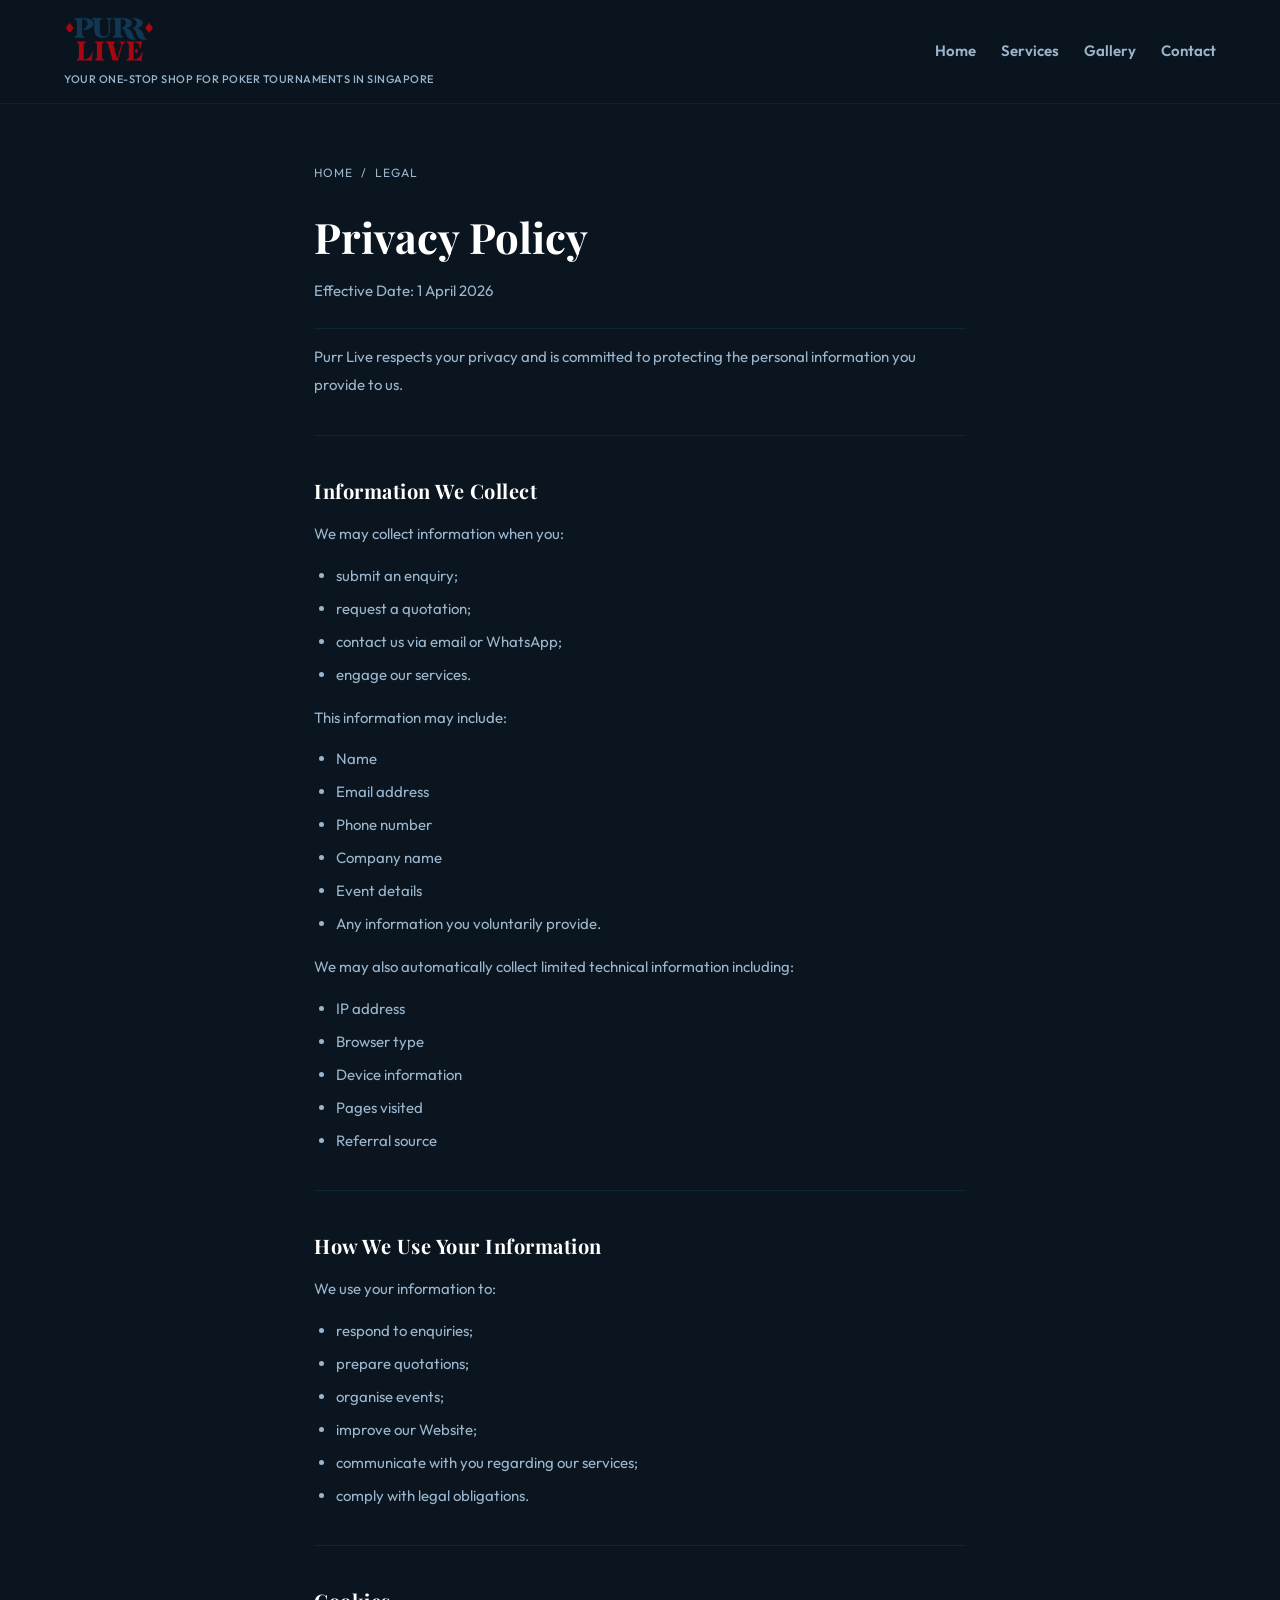
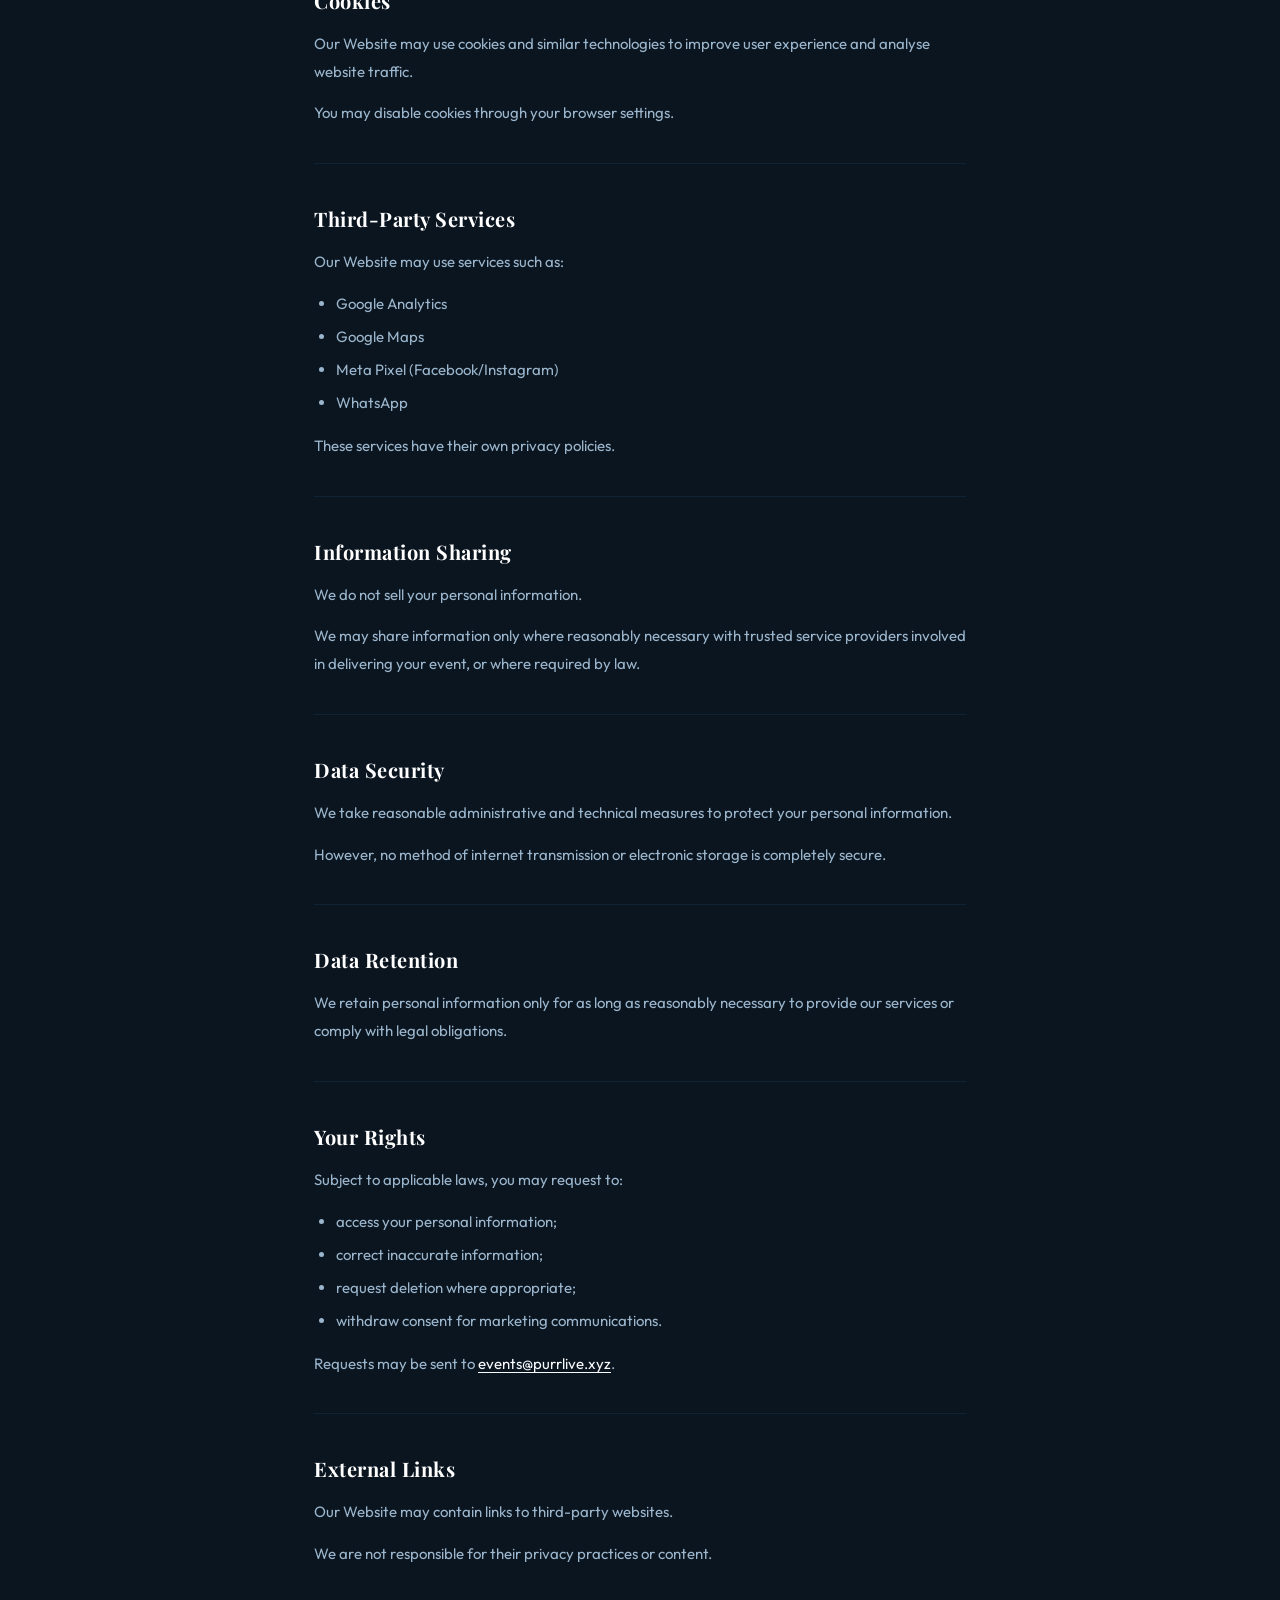
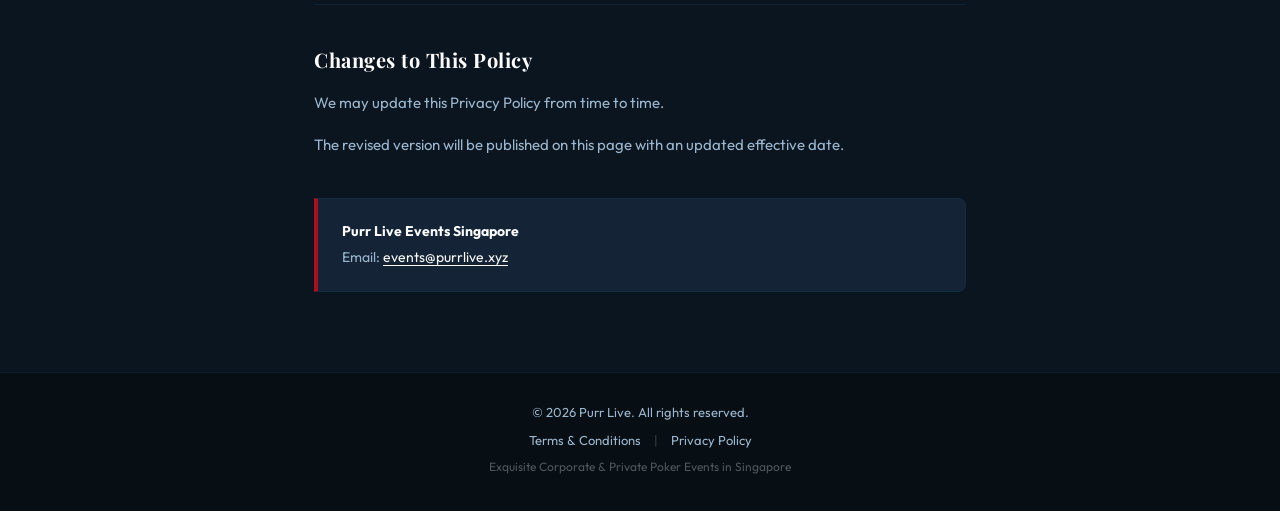
<file: privacy.html>
<!DOCTYPE html>
<html lang="en">
<head>
  <meta charset="UTF-8">
  <meta name="viewport" content="width=device-width, initial-scale=1.0">
  <title>Privacy Policy | Purr Live</title>
  <meta name="description" content="Privacy Policy for Purr Live Events Singapore — how we collect, use and protect your personal information.">
  <meta name="robots" content="noindex, follow">
  <link rel="stylesheet" href="style.css">
  <style>
    .legal-wrap {
      max-width: 780px;
      margin: 0 auto;
      padding: 60px 5% 80px;
    }
    .legal-wrap h1 {
      font-family: var(--font-heading);
      font-size: clamp(28px, 3.5vw, 42px);
      color: #fff;
      margin-bottom: 8px;
    }
    .legal-effective {
      font-size: 13px;
      color: var(--text-muted);
      margin-bottom: 48px;
      padding-bottom: 24px;
      border-bottom: 1px solid var(--border-color);
    }
    .legal-wrap h2 {
      text-align: left;
      font-size: 20px;
      margin: 40px 0 14px;
      color: #fff;
      font-family: var(--font-heading);
    }
    .legal-wrap h2::after {
      display: none;
    }
    .legal-wrap p {
      color: var(--text-muted);
      font-size: 15px;
      line-height: 1.85;
      margin-bottom: 14px;
    }
    .legal-wrap ul {
      padding-left: 22px;
      margin-bottom: 16px;
    }
    .legal-wrap li {
      color: var(--text-muted);
      font-size: 15px;
      line-height: 1.8;
      margin-bottom: 6px;
    }
    .legal-wrap strong {
      color: var(--text-light);
    }
    .legal-divider {
      border: none;
      border-top: 1px solid var(--border-color);
      margin: 36px 0;
    }
    .legal-contact-box {
      background: var(--bg-card);
      border: 1px solid var(--border-color);
      border-left: 4px solid var(--red-primary);
      border-radius: 0 8px 8px 0;
      padding: 20px 24px;
      margin-top: 40px;
    }
    .legal-contact-box p {
      margin: 0;
      font-size: 14px;
    }
    .legal-contact-box a {
      color: var(--text-light);
      text-decoration: underline;
      text-underline-offset: 3px;
    }
    .legal-breadcrumb {
      font-size: 12px;
      text-transform: uppercase;
      letter-spacing: 1px;
      color: var(--text-muted);
      margin-bottom: 24px;
    }
    .legal-breadcrumb a {
      color: var(--text-muted);
      text-decoration: none;
      transition: color 0.2s;
    }
    .legal-breadcrumb a:hover {
      color: var(--text-light);
    }
  </style>
</head>
<body>

  <nav>
    <div class="logo-container">
      <a href="index.html" class="logo"><img src="images/logo.png" alt="Purr Live Logo"></a>
      <span class="tagline">Your one-stop shop for poker tournaments in Singapore</span>
    </div>
    <button class="menu-btn" id="menu-toggle">☰</button>
    <div class="nav-links" id="nav-links">
      <a href="index.html">Home</a>
      <a href="services.html">Services</a>
      <a href="gallery.html">Gallery</a>
      <a href="contact.html">Contact</a>
    </div>
  </nav>

  <div class="legal-wrap">

    <div class="legal-breadcrumb">
      <a href="index.html">Home</a> &nbsp;/&nbsp; Legal
    </div>

    <h1>Privacy Policy</h1>
    <p class="legal-effective">Effective Date: 1 April 2026</p>

    <p>Purr Live respects your privacy and is committed to protecting the personal information you provide to us.</p>

    <hr class="legal-divider">

    <h2>Information We Collect</h2>
    <p>We may collect information when you:</p>
    <ul>
      <li>submit an enquiry;</li>
      <li>request a quotation;</li>
      <li>contact us via email or WhatsApp;</li>
      <li>engage our services.</li>
    </ul>
    <p>This information may include:</p>
    <ul>
      <li>Name</li>
      <li>Email address</li>
      <li>Phone number</li>
      <li>Company name</li>
      <li>Event details</li>
      <li>Any information you voluntarily provide.</li>
    </ul>
    <p>We may also automatically collect limited technical information including:</p>
    <ul>
      <li>IP address</li>
      <li>Browser type</li>
      <li>Device information</li>
      <li>Pages visited</li>
      <li>Referral source</li>
    </ul>

    <hr class="legal-divider">

    <h2>How We Use Your Information</h2>
    <p>We use your information to:</p>
    <ul>
      <li>respond to enquiries;</li>
      <li>prepare quotations;</li>
      <li>organise events;</li>
      <li>improve our Website;</li>
      <li>communicate with you regarding our services;</li>
      <li>comply with legal obligations.</li>
    </ul>

    <hr class="legal-divider">

    <h2>Cookies</h2>
    <p>Our Website may use cookies and similar technologies to improve user experience and analyse website traffic.</p>
    <p>You may disable cookies through your browser settings.</p>

    <hr class="legal-divider">

    <h2>Third-Party Services</h2>
    <p>Our Website may use services such as:</p>
    <ul>
      <li>Google Analytics</li>
      <li>Google Maps</li>
      <li>Meta Pixel (Facebook/Instagram)</li>
      <li>WhatsApp</li>
    </ul>
    <p>These services have their own privacy policies.</p>

    <hr class="legal-divider">

    <h2>Information Sharing</h2>
    <p>We do not sell your personal information.</p>
    <p>We may share information only where reasonably necessary with trusted service providers involved in delivering your event, or where required by law.</p>

    <hr class="legal-divider">

    <h2>Data Security</h2>
    <p>We take reasonable administrative and technical measures to protect your personal information.</p>
    <p>However, no method of internet transmission or electronic storage is completely secure.</p>

    <hr class="legal-divider">

    <h2>Data Retention</h2>
    <p>We retain personal information only for as long as reasonably necessary to provide our services or comply with legal obligations.</p>

    <hr class="legal-divider">

    <h2>Your Rights</h2>
    <p>Subject to applicable laws, you may request to:</p>
    <ul>
      <li>access your personal information;</li>
      <li>correct inaccurate information;</li>
      <li>request deletion where appropriate;</li>
      <li>withdraw consent for marketing communications.</li>
    </ul>
    <p>Requests may be sent to <a href="mailto:events@purrlive.xyz" style="color: var(--text-light); text-decoration: underline; text-underline-offset: 3px;">events@purrlive.xyz</a>.</p>

    <hr class="legal-divider">

    <h2>External Links</h2>
    <p>Our Website may contain links to third-party websites.</p>
    <p>We are not responsible for their privacy practices or content.</p>

    <hr class="legal-divider">

    <h2>Changes to This Policy</h2>
    <p>We may update this Privacy Policy from time to time.</p>
    <p>The revised version will be published on this page with an updated effective date.</p>

    <div class="legal-contact-box">
      <p><strong>Purr Live Events Singapore</strong><br>
      Email: <a href="mailto:events@purrlive.xyz">events@purrlive.xyz</a></p>
    </div>

  </div>

  <footer>
    <p>© 2026 Purr Live. All rights reserved.</p>
    <p style="margin-top: 8px;">
      <a href="terms.html" style="color: var(--text-muted); text-decoration: none; font-size: 13px; margin: 0 10px;">Terms &amp; Conditions</a>
      <span style="color: rgba(255,255,255,0.2);">|</span>
      <a href="privacy.html" style="color: var(--text-muted); text-decoration: none; font-size: 13px; margin: 0 10px;">Privacy Policy</a>
    </p>
    <p style="font-size: 12px; color: rgba(255,255,255,0.3); margin-top: 8px;">Exquisite Corporate &amp; Private Poker Events in Singapore</p>
  </footer>

  <script src="script.js"></script>
</body>
</html>
</file>
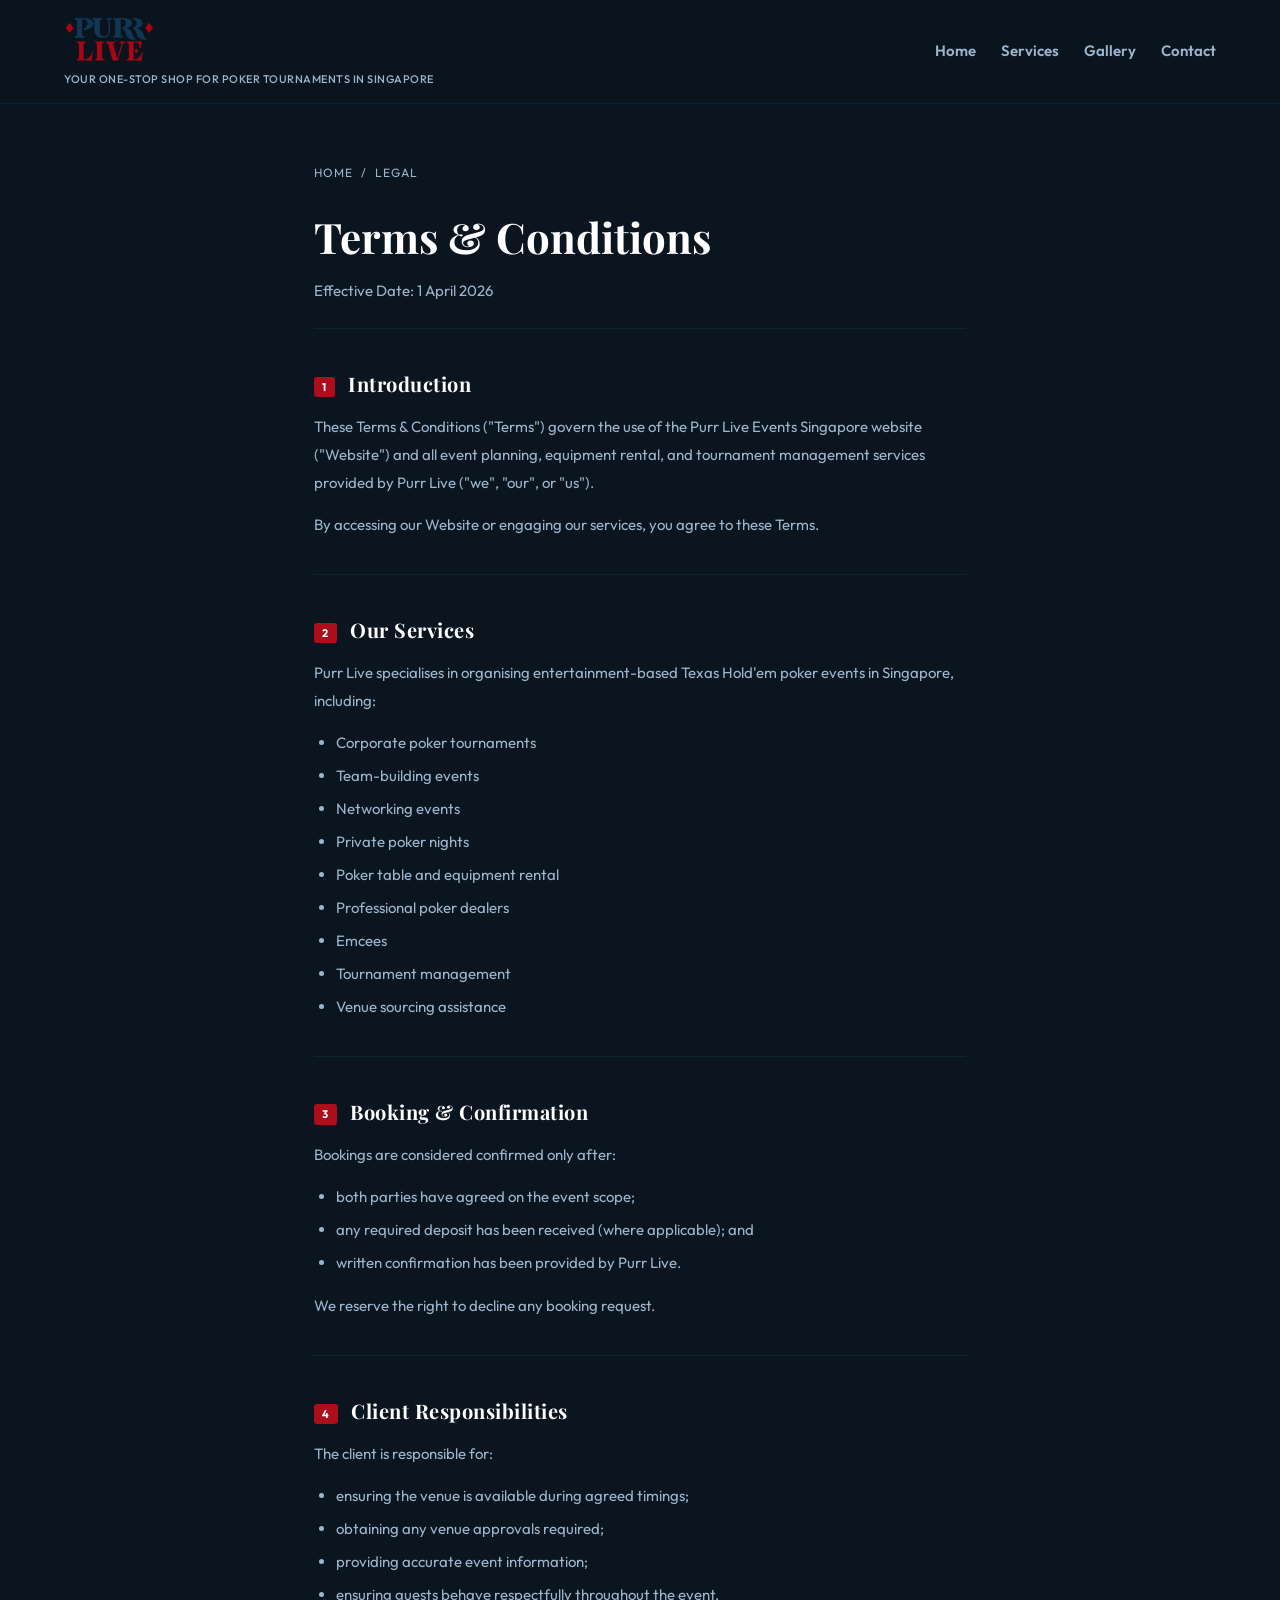
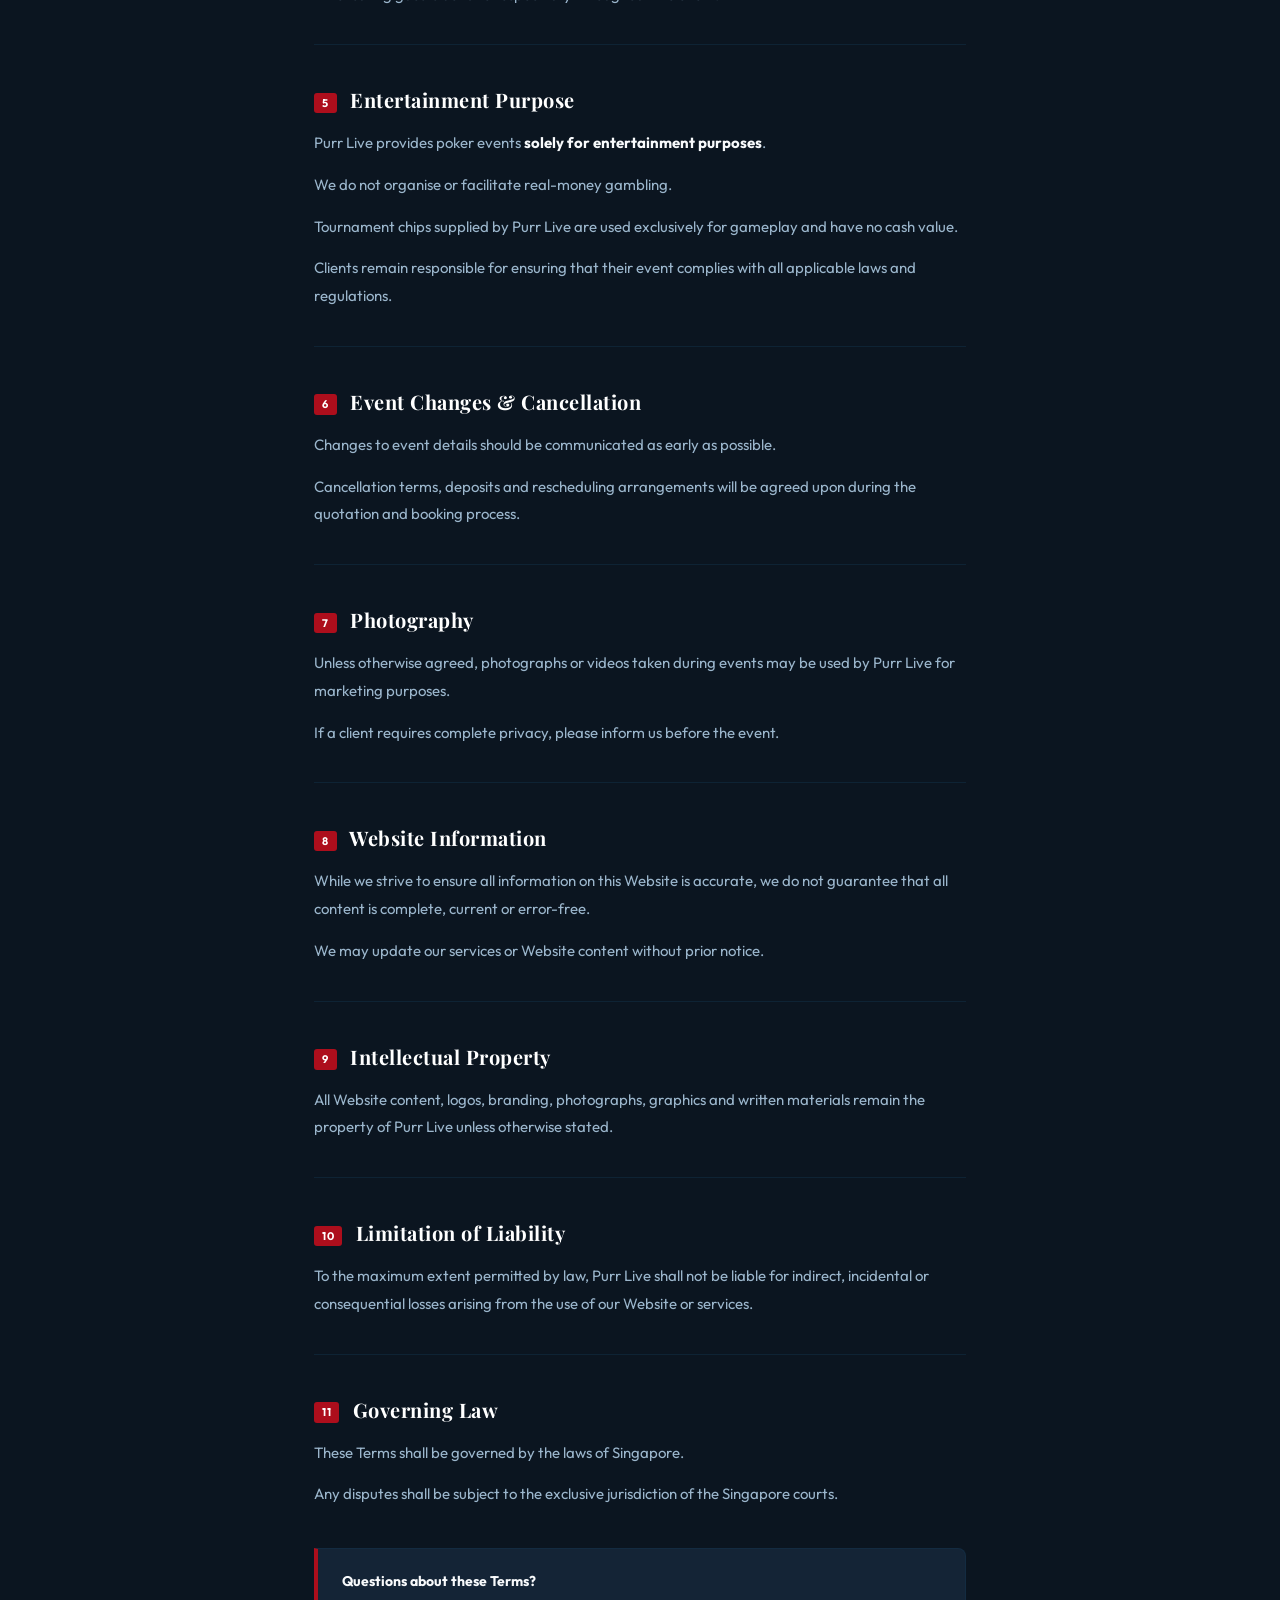
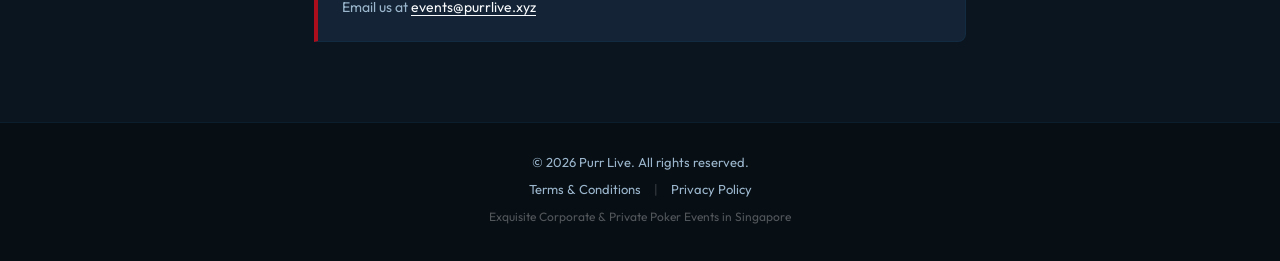
<file: terms.html>
<!DOCTYPE html>
<html lang="en">
<head>
  <meta charset="UTF-8">
  <meta name="viewport" content="width=device-width, initial-scale=1.0">
  <title>Terms & Conditions | Purr Live</title>
  <meta name="description" content="Terms and Conditions for Purr Live Events Singapore — corporate poker tournaments, equipment rental, and event management services.">
  <meta name="robots" content="noindex, follow">
  <link rel="stylesheet" href="style.css">
  <style>
    .legal-wrap {
      max-width: 780px;
      margin: 0 auto;
      padding: 60px 5% 80px;
    }
    .legal-wrap h1 {
      font-family: var(--font-heading);
      font-size: clamp(28px, 3.5vw, 42px);
      color: #fff;
      margin-bottom: 8px;
    }
    .legal-effective {
      font-size: 13px;
      color: var(--text-muted);
      margin-bottom: 48px;
      padding-bottom: 24px;
      border-bottom: 1px solid var(--border-color);
    }
    .legal-wrap h2 {
      text-align: left;
      font-size: 20px;
      margin: 40px 0 14px;
      color: #fff;
      font-family: var(--font-heading);
    }
    .legal-wrap h2::after {
      display: none;
    }
    .legal-wrap p {
      color: var(--text-muted);
      font-size: 15px;
      line-height: 1.85;
      margin-bottom: 14px;
    }
    .legal-wrap ul {
      padding-left: 22px;
      margin-bottom: 16px;
    }
    .legal-wrap li {
      color: var(--text-muted);
      font-size: 15px;
      line-height: 1.8;
      margin-bottom: 6px;
    }
    .legal-wrap strong {
      color: var(--text-light);
    }
    .legal-divider {
      border: none;
      border-top: 1px solid var(--border-color);
      margin: 36px 0;
    }
    .legal-contact-box {
      background: var(--bg-card);
      border: 1px solid var(--border-color);
      border-left: 4px solid var(--red-primary);
      border-radius: 0 8px 8px 0;
      padding: 20px 24px;
      margin-top: 40px;
    }
    .legal-contact-box p {
      margin: 0;
      font-size: 14px;
    }
    .legal-contact-box a {
      color: var(--text-light);
      text-decoration: underline;
      text-underline-offset: 3px;
    }
    .legal-breadcrumb {
      font-size: 12px;
      text-transform: uppercase;
      letter-spacing: 1px;
      color: var(--text-muted);
      margin-bottom: 24px;
    }
    .legal-breadcrumb a {
      color: var(--text-muted);
      text-decoration: none;
      transition: color 0.2s;
    }
    .legal-breadcrumb a:hover {
      color: var(--text-light);
    }
    .section-number {
      display: inline-block;
      background: var(--red-primary);
      color: white;
      font-size: 11px;
      font-weight: 700;
      padding: 2px 8px;
      border-radius: 3px;
      margin-right: 8px;
      font-family: var(--font-body);
      vertical-align: middle;
    }
  </style>
</head>
<body>

  <nav>
    <div class="logo-container">
      <a href="index.html" class="logo"><img src="images/logo.png" alt="Purr Live Logo"></a>
      <span class="tagline">Your one-stop shop for poker tournaments in Singapore</span>
    </div>
    <button class="menu-btn" id="menu-toggle">☰</button>
    <div class="nav-links" id="nav-links">
      <a href="index.html">Home</a>
      <a href="services.html">Services</a>
      <a href="gallery.html">Gallery</a>
      <a href="contact.html">Contact</a>
    </div>
  </nav>

  <div class="legal-wrap">

    <div class="legal-breadcrumb">
      <a href="index.html">Home</a> &nbsp;/&nbsp; Legal
    </div>

    <h1>Terms &amp; Conditions</h1>
    <p class="legal-effective">Effective Date: 1 April 2026</p>

    <h2><span class="section-number">1</span> Introduction</h2>
    <p>These Terms &amp; Conditions ("Terms") govern the use of the Purr Live Events Singapore website ("Website") and all event planning, equipment rental, and tournament management services provided by Purr Live ("we", "our", or "us").</p>
    <p>By accessing our Website or engaging our services, you agree to these Terms.</p>

    <hr class="legal-divider">

    <h2><span class="section-number">2</span> Our Services</h2>
    <p>Purr Live specialises in organising entertainment-based Texas Hold'em poker events in Singapore, including:</p>
    <ul>
      <li>Corporate poker tournaments</li>
      <li>Team-building events</li>
      <li>Networking events</li>
      <li>Private poker nights</li>
      <li>Poker table and equipment rental</li>
      <li>Professional poker dealers</li>
      <li>Emcees</li>
      <li>Tournament management</li>
      <li>Venue sourcing assistance</li>
    </ul>

    <hr class="legal-divider">

    <h2><span class="section-number">3</span> Booking &amp; Confirmation</h2>
    <p>Bookings are considered confirmed only after:</p>
    <ul>
      <li>both parties have agreed on the event scope;</li>
      <li>any required deposit has been received (where applicable); and</li>
      <li>written confirmation has been provided by Purr Live.</li>
    </ul>
    <p>We reserve the right to decline any booking request.</p>

    <hr class="legal-divider">

    <h2><span class="section-number">4</span> Client Responsibilities</h2>
    <p>The client is responsible for:</p>
    <ul>
      <li>ensuring the venue is available during agreed timings;</li>
      <li>obtaining any venue approvals required;</li>
      <li>providing accurate event information;</li>
      <li>ensuring guests behave respectfully throughout the event.</li>
    </ul>

    <hr class="legal-divider">

    <h2><span class="section-number">5</span> Entertainment Purpose</h2>
    <p>Purr Live provides poker events <strong>solely for entertainment purposes</strong>.</p>
    <p>We do not organise or facilitate real-money gambling.</p>
    <p>Tournament chips supplied by Purr Live are used exclusively for gameplay and have no cash value.</p>
    <p>Clients remain responsible for ensuring that their event complies with all applicable laws and regulations.</p>

    <hr class="legal-divider">

    <h2><span class="section-number">6</span> Event Changes &amp; Cancellation</h2>
    <p>Changes to event details should be communicated as early as possible.</p>
    <p>Cancellation terms, deposits and rescheduling arrangements will be agreed upon during the quotation and booking process.</p>

    <hr class="legal-divider">

    <h2><span class="section-number">7</span> Photography</h2>
    <p>Unless otherwise agreed, photographs or videos taken during events may be used by Purr Live for marketing purposes.</p>
    <p>If a client requires complete privacy, please inform us before the event.</p>

    <hr class="legal-divider">

    <h2><span class="section-number">8</span> Website Information</h2>
    <p>While we strive to ensure all information on this Website is accurate, we do not guarantee that all content is complete, current or error-free.</p>
    <p>We may update our services or Website content without prior notice.</p>

    <hr class="legal-divider">

    <h2><span class="section-number">9</span> Intellectual Property</h2>
    <p>All Website content, logos, branding, photographs, graphics and written materials remain the property of Purr Live unless otherwise stated.</p>

    <hr class="legal-divider">

    <h2><span class="section-number">10</span> Limitation of Liability</h2>
    <p>To the maximum extent permitted by law, Purr Live shall not be liable for indirect, incidental or consequential losses arising from the use of our Website or services.</p>

    <hr class="legal-divider">

    <h2><span class="section-number">11</span> Governing Law</h2>
    <p>These Terms shall be governed by the laws of Singapore.</p>
    <p>Any disputes shall be subject to the exclusive jurisdiction of the Singapore courts.</p>

    <div class="legal-contact-box">
      <p><strong>Questions about these Terms?</strong><br>
      Email us at <a href="mailto:events@purrlive.xyz">events@purrlive.xyz</a></p>
    </div>

  </div>

  <footer>
    <p>© 2026 Purr Live. All rights reserved.</p>
    <p style="margin-top: 8px;">
      <a href="terms.html" style="color: var(--text-muted); text-decoration: none; font-size: 13px; margin: 0 10px;">Terms &amp; Conditions</a>
      <span style="color: rgba(255,255,255,0.2);">|</span>
      <a href="privacy.html" style="color: var(--text-muted); text-decoration: none; font-size: 13px; margin: 0 10px;">Privacy Policy</a>
    </p>
    <p style="font-size: 12px; color: rgba(255,255,255,0.3); margin-top: 8px;">Exquisite Corporate &amp; Private Poker Events in Singapore</p>
  </footer>

  <script src="script.js"></script>
</body>
</html>
</file>
<file: style.css>
@import url('https://fonts.googleapis.com/css2?family=Outfit:wght@300;400;600;700;800&family=Playfair+Display:ital,wght@0,600;0,700;1,500&display=swap');

:root {
  --bg-dark: #0b1520;
  --bg-card: #142436;
  --blue-primary: rgb(18, 55, 83);
  --blue-hover: #225a83;
  --red-primary: rgb(173, 14, 28);
  --red-hover: #cf1a29;
  --text-light: #f8fafc;
  --text-muted: #9bb6cc;
  --border-color: rgba(18, 55, 83, 0.4);
  --border-accent: rgba(173, 14, 28, 0.4);
  --font-heading: 'Playfair Display', serif;
  --font-body: 'Outfit', sans-serif;
  --transition-smooth: all 0.25s cubic-bezier(0.4, 0, 0.2, 1);
  --shadow-premium: 0 8px 24px rgba(0, 0, 0, 0.4);
}

* {
  box-sizing: border-box;
  margin: 0;
  padding: 0;
}

body {
  background: var(--bg-dark);
  color: var(--text-light);
  font-family: var(--font-body);
  line-height: 1.5;
  overflow-x: hidden;
}

/* Navigation Bar */
nav {
  display: flex;
  justify-content: space-between;
  align-items: center;
  padding: 15px 5%;
  background: rgba(11, 21, 32, 0.95);
  backdrop-filter: blur(10px);
  position: sticky;
  top: 0;
  z-index: 1000;
  border-bottom: 1px solid var(--border-color);
}

.logo-container {
  display: flex;
  flex-direction: column;
  gap: 2px;
}

.logo img {
  height: 48px;
  width: auto;
  object-fit: contain;
}

.tagline {
  font-size: 11px;
  color: var(--text-muted);
  font-weight: 500;
  letter-spacing: 0.5px;
  text-transform: uppercase;
}

.nav-links {
  display: flex;
  gap: 25px;
}

.nav-links a {
  color: var(--text-muted);
  text-decoration: none;
  font-weight: 600;
  font-size: 15px;
  transition: var(--transition-smooth);
  position: relative;
  padding: 4px 0;
}

.nav-links a::after {
  content: '';
  position: absolute;
  bottom: 0;
  left: 0;
  width: 0;
  height: 2px;
  background-color: var(--red-primary);
  transition: var(--transition-smooth);
}

.nav-links a:hover, .nav-links a.active {
  color: var(--text-light);
}

.nav-links a:hover::after, .nav-links a.active::after {
  width: 100%;
}

/* Hero Section */
.hero {
  height: 55vh;
  min-height: 380px;
  background: linear-gradient(rgba(11, 21, 32, 0.8), rgba(11, 21, 32, 0.9)),
              url('images/hero.jpg') center/cover no-repeat;
  display: flex;
  align-items: center;
  justify-content: center;
  text-align: center;
  padding: 0 20px;
  border-bottom: 2px solid var(--border-accent);
  position: relative;
}

.hero-content h1 {
  font-family: var(--font-heading);
  font-size: clamp(32px, 4vw, 52px);
  margin-bottom: 12px;
  color: #fff;
  font-weight: 700;
}

.hero-content h1 span {
  color: var(--red-primary);
}

.hero-content p {
  font-size: clamp(15px, 1.8vw, 19px);
  color: var(--text-muted);
  max-width: 600px;
  margin: 0 auto 25px;
}

/* Section Spacing Reductions */
section {
  padding: 45px 5%;
  max-width: 1100px;
  margin: auto;
}

h2 {
  font-family: var(--font-heading);
  font-size: 30px;
  text-align: center;
  margin-bottom: 30px;
  position: relative;
  letter-spacing: 0.5px;
  color: #fff;
}

h2::after {
  content: '';
  display: block;
  width: 60px;
  height: 3px;
  background: var(--red-primary);
  margin: 10px auto 0;
  border-radius: 2px;
}

/* Grids & Cards */
.grid {
  display: grid;
  grid-template-columns: repeat(auto-fit, minmax(280px, 1fr));
  gap: 20px;
}

.card {
  background: var(--bg-card);
  padding: 24px;
  border-radius: 8px;
  border: 1px solid var(--border-color);
  box-shadow: var(--shadow-premium);
  transition: var(--transition-smooth);
  text-align: center;
}

.card:hover {
  transform: translateY(-4px);
  border-color: var(--red-primary);
  box-shadow: 0 10px 20px rgba(173, 14, 28, 0.15);
}

.card h3 {
  font-family: var(--font-heading);
  font-size: 20px;
  margin: 10px 0 8px;
  color: var(--text-light);
}

.card p {
  color: var(--text-muted);
  font-size: 14px;
}

.card img {
  width: 100%;
  height: 160px;
  object-fit: cover;
  border-radius: 4px;
  margin-bottom: 12px;
  border: 1px solid rgba(255, 255, 255, 0.05);
}

/* Buttons */
.btn {
  background: var(--red-primary);
  color: white;
  padding: 12px 24px;
  border: none;
  font-family: var(--font-body);
  font-weight: 600;
  font-size: 15px;
  cursor: pointer;
  text-decoration: none;
  display: inline-flex;
  align-items: center;
  justify-content: center;
  border-radius: 4px;
  transition: var(--transition-smooth);
  box-shadow: 0 4px 12px rgba(173, 14, 28, 0.3);
}

.btn:hover {
  background: var(--blue-primary);
  box-shadow: 0 4px 12px rgba(18, 55, 83, 0.4);
  transform: translateY(-1px);
}

.btn-secondary {
  background: transparent;
  color: var(--text-light);
  border: 1px solid var(--border-color);
  box-shadow: none;
}

.btn-secondary:hover {
  background: var(--blue-primary);
  border-color: var(--blue-primary);
}

/* Forms */
form {
  max-width: 550px;
  margin: 0 auto;
  background: var(--bg-card);
  padding: 30px;
  border-radius: 8px;
  border: 1px solid var(--border-color);
  box-shadow: var(--shadow-premium);
}

form label {
  display: block;
  margin-bottom: 6px;
  font-size: 13px;
  font-weight: 600;
  color: var(--text-light);
  text-transform: uppercase;
  letter-spacing: 0.5px;
}

form input, form textarea {
  width: 100%;
  padding: 12px 14px;
  margin-bottom: 15px;
  background: var(--bg-dark);
  border: 1px solid var(--border-color);
  border-radius: 4px;
  color: var(--text-light);
  font-family: var(--font-body);
  font-size: 14px;
  transition: var(--transition-smooth);
}

form input:focus, form textarea:focus {
  outline: none;
  border-color: var(--red-primary);
  box-shadow: 0 0 8px rgba(173, 14, 28, 0.2);
}

form button[type="submit"] {
  width: 100%;
  margin-top: 5px;
}

/* Contact Instantly Area */
.whatsapp-contact {
  text-align: center;
  margin-top: 30px;
  padding: 25px;
  background: var(--bg-card);
  border-radius: 8px;
  border: 1px dashed var(--border-accent);
}

.whatsapp-contact h3 {
  font-family: var(--font-heading);
  color: var(--text-light);
  margin-bottom: 10px;
  font-size: 18px;
}

.whatsapp-contact .btn {
  background: #189844;
  box-shadow: 0 4px 12px rgba(24, 152, 68, 0.3);
}

.whatsapp-contact .btn:hover {
  background: #127233;
}

/* Testimonials */
.testimonial-card {
  font-style: italic;
  position: relative;
  padding: 20px 20px 15px;
}

.testimonial-author {
  font-family: var(--font-body);
  font-style: normal;
  font-weight: 600;
  color: var(--red-primary);
  margin-top: 10px;
  font-size: 13px;
  text-transform: uppercase;
  letter-spacing: 0.5px;
}

/* Gallery Grid */
.gallery-grid {
  display: grid;
  grid-template-columns: repeat(auto-fit, minmax(230px, 1fr));
  gap: 15px;
}

.gallery-item {
  height: 220px;
  border-radius: 8px;
  overflow: hidden;
  border: 1px solid var(--border-color);
  box-shadow: var(--shadow-premium);
  position: relative;
  cursor: pointer;
}

.gallery-item img {
  width: 100%;
  height: 100%;
  object-fit: cover;
  transition: var(--transition-smooth);
}

.gallery-item:hover img {
  transform: scale(1.05);
}

.gallery-overlay {
  position: absolute;
  inset: 0;
  background: linear-gradient(to top, rgba(11, 21, 32, 0.95), transparent 70%);
  opacity: 0;
  display: flex;
  align-items: flex-end;
  justify-content: center;
  padding: 15px;
  transition: var(--transition-smooth);
}

.gallery-item:hover .gallery-overlay {
  opacity: 1;
}

.gallery-overlay span {
  color: var(--text-light);
  font-weight: 600;
  text-transform: uppercase;
  font-size: 13px;
  letter-spacing: 0.5px;
}

/* Footer */
footer {
  text-align: center;
  padding: 30px 20px;
  background: #070e14;
  color: var(--text-muted);
  border-top: 1px solid var(--border-color);
  font-size: 13px;
}

footer p {
  margin-bottom: 5px;
}

/* Responsive Menu */
.menu-btn {
  display: none;
  background: transparent;
  border: none;
  color: var(--text-light);
  font-size: 24px;
  cursor: pointer;
}

@media (max-width: 768px) {
  .menu-btn {
    display: block;
  }

  .nav-links {
    display: none;
    position: absolute;
    top: 100%;
    left: 0;
    right: 0;
    background: rgba(11, 21, 32, 0.98);
    flex-direction: column;
    padding: 15px;
    gap: 10px;
    border-bottom: 1px solid var(--border-color);
    text-align: center;
  }

  .nav-links.active {
    display: flex;
  }

  .hero-content h1 {
    font-size: 28px;
  }
}
</file>
